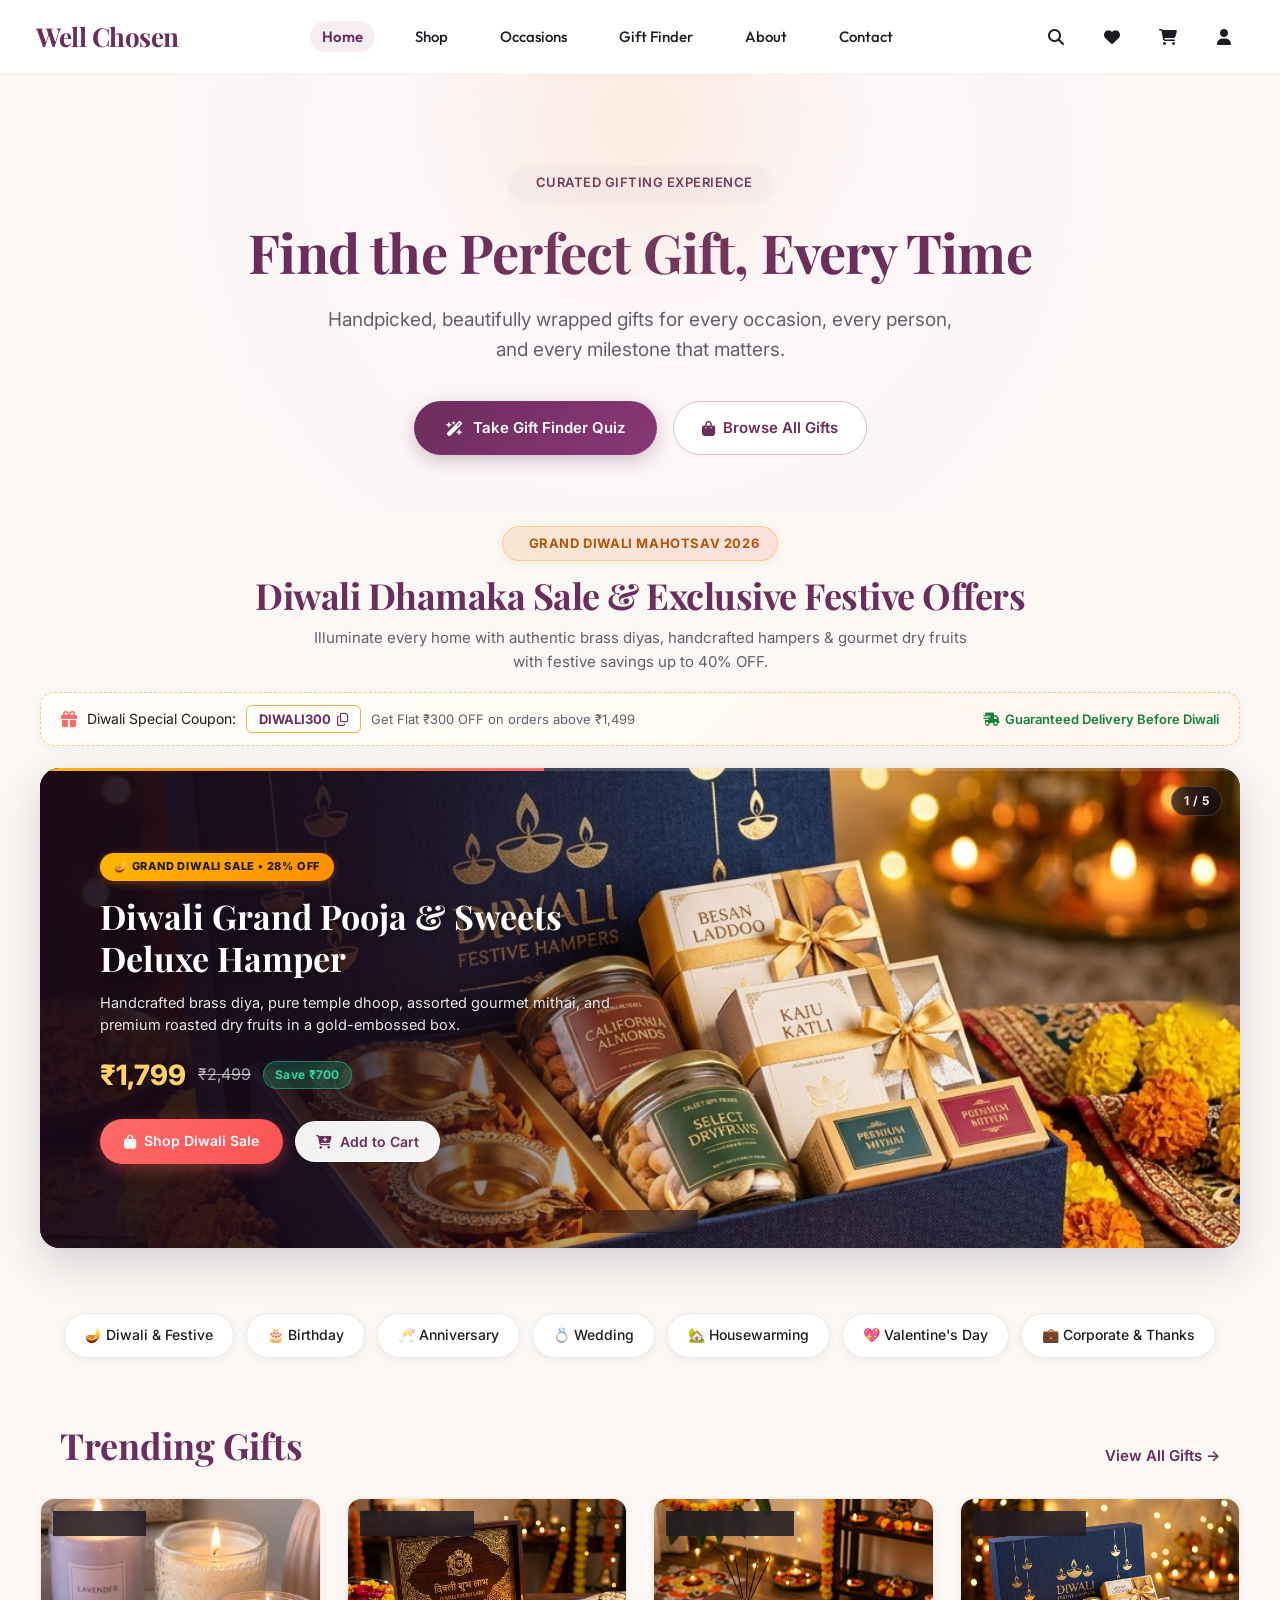
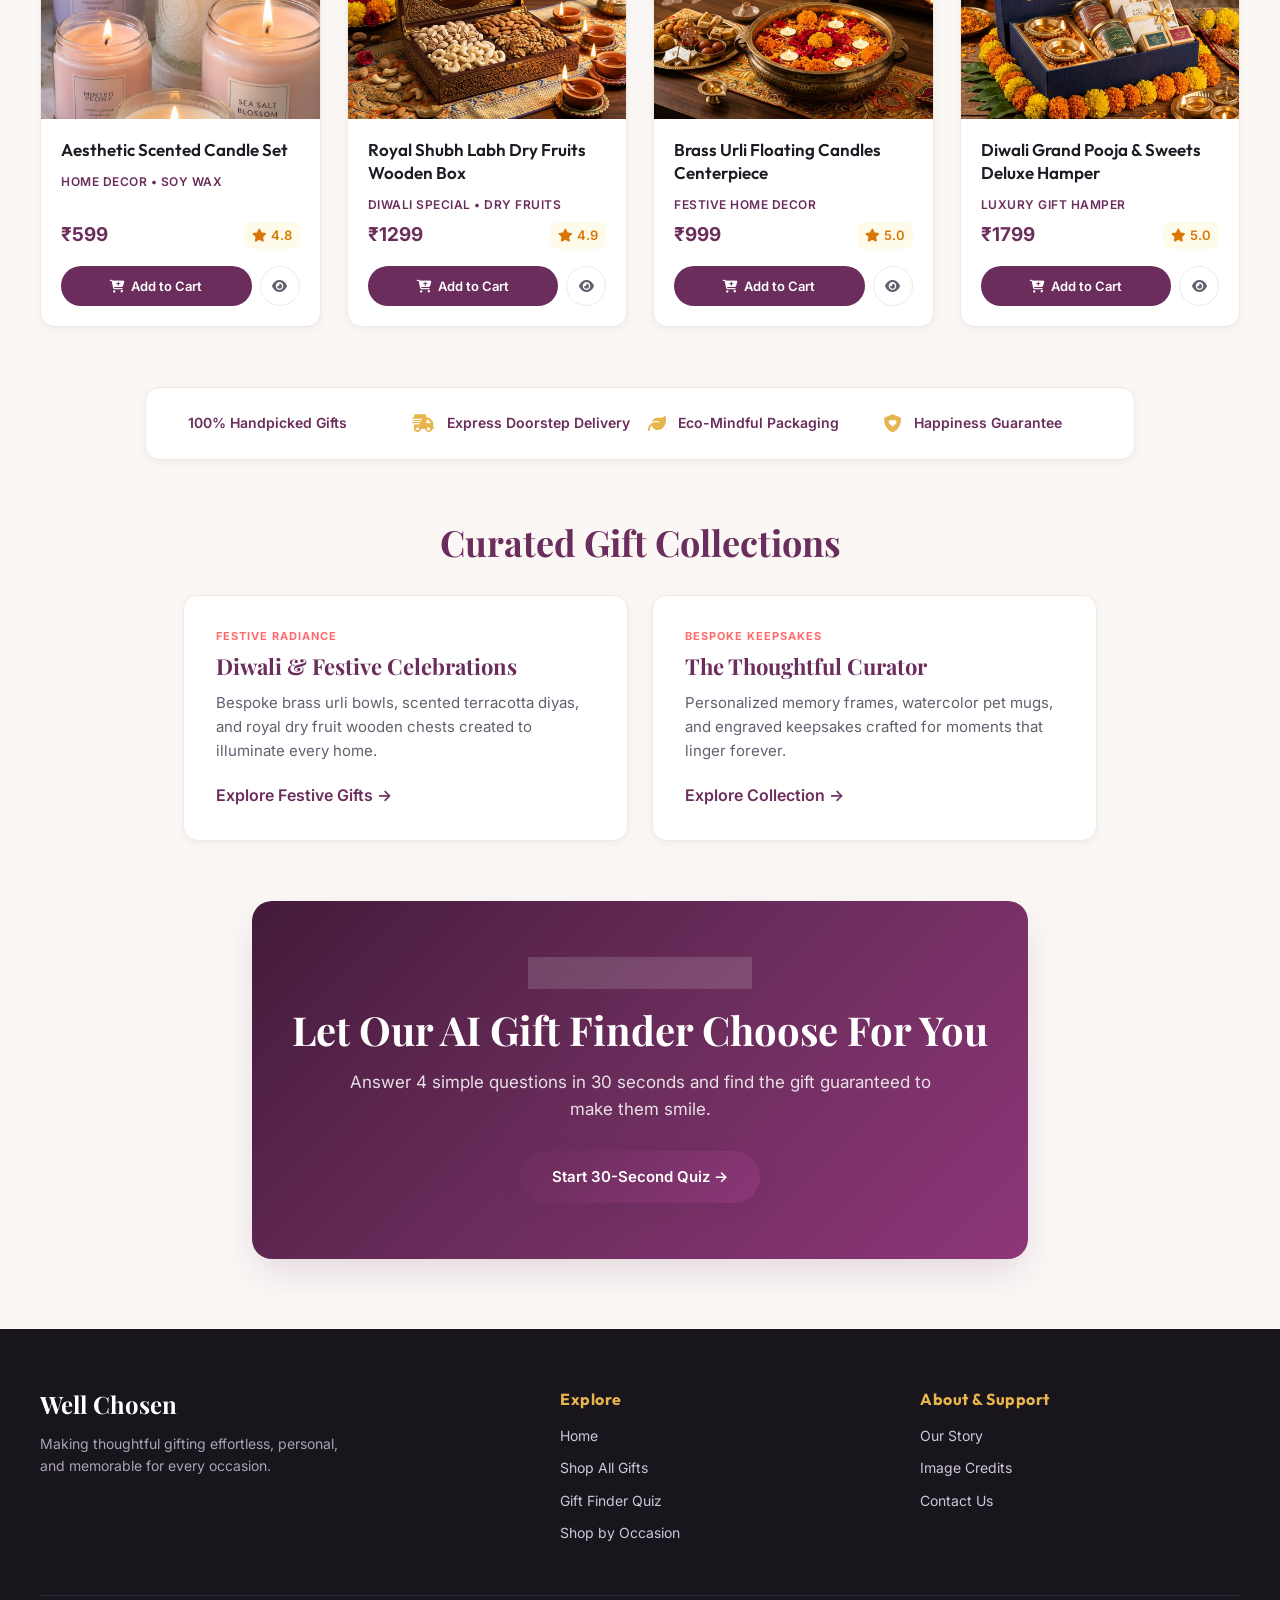
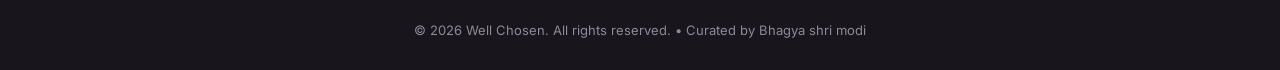
<file: index.html>
<!DOCTYPE html>
<html lang="en">
<head>
  <meta charset="UTF-8">
  <meta name="viewport" content="width=device-width, initial-scale=1.0">
  <title>Well Chosen - Thoughtful Curated Gifts for Every Moment</title>
  <meta name="description" content="Discover handpicked, personalized gifts for Diwali, birthdays, anniversaries, weddings, festivals, and every milestone that matters. Curated with love.">
  <link rel="preconnect" href="https://fonts.googleapis.com">
  <link rel="preconnect" href="https://fonts.gstatic.com" crossorigin>
  <link href="https://fonts.googleapis.com/css2?family=Inter:wght@300;400;500;600;700&family=Playfair+Display:ital,wght@0,600;0,700;1,400&family=Outfit:wght@400;500;600;700&display=swap" rel="stylesheet">
  <link rel="stylesheet" href="https://cdnjs.cloudflare.com/ajax/libs/font-awesome/6.5.1/css/all.min.css">
  <link rel="stylesheet" href="style.css">
</head>
<body>

  <!-- Navigation -->
  <nav>
    <a href="index.html" class="logo">Well Chosen</a>
    <ul>
      <li><a href="index.html" class="active">Home</a></li>
      <li><a href="shop.html">Shop</a></li>
      <li><a href="occasions.html">Occasions</a></li>
      <li><a href="giftfinder.html">Gift Finder</a></li>
      <li><a href="about.html">About</a></li>
      <li><a href="contact.html">Contact</a></li>
    </ul>

    <div class="nav-icons">
      <a href="#" id="searchBtn" title="Search Gifts"><i class="fa-solid fa-magnifying-glass"></i></a>
      <a href="#" id="wishlistBtn" title="Saved Wishlist"><i class="fa-solid fa-heart"></i></a>
      <a href="#" id="cartBtn" title="Shopping Cart"><i class="fa-solid fa-cart-shopping"></i></a>
      <a href="#" id="authBtn" title="Account / Sign In"><i class="fa-solid fa-user"></i></a>
    </div>

    <button class="hamburger" aria-label="Toggle navigation">
      <i class="fa-solid fa-bars"></i>
    </button>
  </nav>

  <!-- Hero Section -->
  <header class="hero">
    <div class="hero-pill"><i class="fa-solid fa-sparkles"></i> Curated Gifting Experience</div>
    <h1>Find the Perfect Gift, Every Time</h1>
    <p>Handpicked, beautifully wrapped gifts for every occasion, every person, and every milestone that matters.</p>
    <div class="hero-actions">
      <a href="giftfinder.html" class="hero-btn">
        <i class="fa-solid fa-wand-magic-sparkles"></i> Take Gift Finder Quiz
      </a>
      <a href="shop.html" class="hero-secondary-btn">
        <i class="fa-solid fa-bag-shopping"></i> Browse All Gifts
      </a>
    </div>
  </header>

  <!-- Diwali Festive Sale & Exclusive Offers Image Slider -->
  <section class="diwali-slider-section" aria-label="Diwali Festive Sale and Special Offers">
    <div class="diwali-slider-header">
      <div class="diwali-badge-pill">
        <i class="fa-solid fa-sparkles"></i> Grand Diwali Mahotsav 2026
      </div>
      <h2>Diwali Dhamaka Sale & Exclusive Festive Offers</h2>
      <p>Illuminate every home with authentic brass diyas, handcrafted hampers & gourmet dry fruits with festive savings up to 40% OFF.</p>
      
      <!-- Interactive Coupon Bar -->
      <div class="festive-coupon-strip">
        <div class="coupon-left">
          <i class="fa-solid fa-gift"></i>
          <span>Diwali Special Coupon:</span>
          <span class="coupon-code-pill" onclick="copyCoupon('DIWALI300')" title="Click to copy coupon code">
            <strong>DIWALI300</strong> <i class="fa-regular fa-copy"></i>
          </span>
          <span class="coupon-desc">Get Flat ₹300 OFF on orders above ₹1,499</span>
        </div>
        <div class="coupon-right">
          <span class="offer-delivery"><i class="fa-solid fa-truck-fast"></i> Guaranteed Delivery Before Diwali</span>
        </div>
      </div>
    </div>

    <div class="slider-container">
      <div class="slider" id="homeSlider">
        <!-- Slide 1: Grand Diwali Pooja & Sweets Hamper -->
        <div class="slide active">
          <img src="images/diwali-brass-diya-pooja-box.jpg" alt="Diwali Grand Pooja & Sweets Deluxe Hamper" loading="eager">
          <div class="slide-caption">
            <span class="slide-tag">🪔 Grand Diwali Sale • 28% OFF</span>
            <h3>Diwali Grand Pooja & Sweets Deluxe Hamper</h3>
            <p>Handcrafted brass diya, pure temple dhoop, assorted gourmet mithai, and premium roasted dry fruits in a gold-embossed box.</p>
            <div class="slide-offer-pricing">
              <span class="slide-deal-price">₹1,799</span>
              <span class="slide-original-price">₹2,499</span>
              <span class="slide-save-pill">Save ₹700</span>
            </div>
            <div class="slide-actions-row">
              <a href="shop.html?occasion=diwali" class="slide-btn">
                <i class="fa-solid fa-bag-shopping"></i> Shop Diwali Sale
              </a>
              <button class="slide-secondary-btn" onclick="addToCart(18)">
                <i class="fa-solid fa-cart-plus"></i> Add to Cart
              </button>
            </div>
          </div>
        </div>

        <!-- Slide 2: Royal Shubh Labh Dry Fruits Wooden Chest -->
        <div class="slide">
          <img src="images/diwali-dry-fruits-wooden-box.jpg" alt="Royal Shubh Labh Dry Fruits Wooden Chest" loading="lazy">
          <div class="slide-caption">
            <span class="slide-tag">⭐ Bestseller Offer • Save ₹400</span>
            <h3>Royal Shubh Labh Dry Fruits Wooden Box</h3>
            <p>Intricately hand-carved Sheesham wooden chest loaded with jumbo cashew nuts, California almonds, pistachios & complimentary silver coin.</p>
            <div class="slide-offer-pricing">
              <span class="slide-deal-price">₹1,299</span>
              <span class="slide-original-price">₹1,699</span>
              <span class="slide-save-pill">Save ₹400</span>
            </div>
            <div class="slide-actions-row">
              <a href="shop.html?occasion=diwali" class="slide-btn">
                <i class="fa-solid fa-bag-shopping"></i> Claim Festive Deal
              </a>
              <button class="slide-secondary-btn" onclick="addToCart(7)">
                <i class="fa-solid fa-cart-plus"></i> Add to Cart
              </button>
            </div>
          </div>
        </div>

        <!-- Slide 3: Brass Urli Floating Candles Centerpiece -->
        <div class="slide">
          <img src="images/diwali-floating-candles-urli.jpg" alt="Brass Urli Floating Candles Centerpiece" loading="lazy">
          <div class="slide-caption">
            <span class="slide-tag">✨ Festive Home Decor • Flat 29% OFF</span>
            <h3>Aesthetic Brass Urli Floating Candles Centerpiece</h3>
            <p>Hand-hammered traditional brass urli bowl paired with scented floating candles and natural marigold blooms for your festive entryway.</p>
            <div class="slide-offer-pricing">
              <span class="slide-deal-price">₹999</span>
              <span class="slide-original-price">₹1,399</span>
              <span class="slide-save-pill">Save ₹400</span>
            </div>
            <div class="slide-actions-row">
              <a href="shop.html?occasion=diwali" class="slide-btn">
                <i class="fa-solid fa-bag-shopping"></i> Shop Festive Decor
              </a>
              <button class="slide-secondary-btn" onclick="addToCart(16)">
                <i class="fa-solid fa-cart-plus"></i> Add to Cart
              </button>
            </div>
          </div>
        </div>

        <!-- Slide 4: Hand-Painted Terracotta Diya Gift Sets -->
        <div class="slide">
          <img src="images/diwali-scented-diyas-gift-box.jpg" alt="Handcrafted Scented Terracotta Diyas" loading="lazy">
          <div class="slide-caption">
            <span class="slide-tag">🪔 Artisan Special • Under ₹500</span>
            <h3>Hand-Painted Terracotta Diya Gift Set</h3>
            <p>Eco-friendly earthen diyas hand-crafted by indigenous potters with organic soy wax and calming temple sandalwood fragrance.</p>
            <div class="slide-offer-pricing">
              <span class="slide-deal-price">₹499</span>
              <span class="slide-original-price">₹699</span>
              <span class="slide-save-pill">Buy 2 Get 1 Free</span>
            </div>
            <div class="slide-actions-row">
              <a href="shop.html?occasion=diwali" class="slide-btn">
                <i class="fa-solid fa-bag-shopping"></i> Explore Diya Combos
              </a>
              <button class="slide-secondary-btn" onclick="addToCart(17)">
                <i class="fa-solid fa-cart-plus"></i> Add to Cart
              </button>
            </div>
          </div>
        </div>

        <!-- Slide 5: Premium Festive Celebration Hamper -->
        <div class="slide">
          <img src="images/diwali-hamper.jpg" alt="Festive Celebration Hamper" loading="lazy">
          <div class="slide-caption">
            <span class="slide-tag">🎁 Family & Corporate • 25% OFF</span>
            <h3>Premium Festive Celebration Hamper</h3>
            <p>California almonds, roasted salted cashews, handcrafted brass diya pair, pure organic forest honey, and custom greeting calligraphy.</p>
            <div class="slide-offer-pricing">
              <span class="slide-deal-price">₹1,499</span>
              <span class="slide-original-price">₹1,999</span>
              <span class="slide-save-pill">Free Greeting Card</span>
            </div>
            <div class="slide-actions-row">
              <a href="shop.html?occasion=diwali" class="slide-btn">
                <i class="fa-solid fa-bag-shopping"></i> Order Festive Hamper
              </a>
              <button class="slide-secondary-btn" onclick="addToCart(2)">
                <i class="fa-solid fa-cart-plus"></i> Add to Cart
              </button>
            </div>
          </div>
        </div>

        <!-- Navigation Arrows -->
        <button class="slider-btn prev" onclick="prevSlide()" aria-label="Previous Diwali Offer Slide">
          <i class="fa-solid fa-chevron-left"></i>
        </button>
        <button class="slider-btn next" onclick="nextSlide()" aria-label="Next Diwali Offer Slide">
          <i class="fa-solid fa-chevron-right"></i>
        </button>

        <!-- Slider Counter & Indicators -->
        <div class="slider-counter" id="slideCounter">1 / 5</div>
        <div class="slider-dots" id="sliderDots" aria-label="Slide navigation dots"></div>
        <div class="slider-progress-bar"><div class="slider-progress-fill" id="sliderProgress"></div></div>
      </div>
    </div>
  </section>

  <!-- Quick Occasion Chips -->
  <section class="occasions" aria-label="Occasions filter chips">
    <a href="shop.html?occasion=diwali" class="chip">🪔 Diwali & Festive</a>
    <a href="shop.html?occasion=birthday" class="chip">🎂 Birthday</a>
    <a href="shop.html?occasion=anniversary" class="chip">🥂 Anniversary</a>
    <a href="shop.html?occasion=wedding" class="chip">💍 Wedding</a>
    <a href="shop.html?occasion=housewarming" class="chip">🏡 Housewarming</a>
    <a href="shop.html?occasion=valentine" class="chip">💖 Valentine's Day</a>
    <a href="shop.html?occasion=corporate" class="chip">💼 Corporate & Thanks</a>
  </section>

  <!-- Trending Products Section -->
  <section class="products" aria-label="Trending gifts">
    <div class="trending-section">
      <div class="section-title-wrap">
        <h2>Trending Gifts</h2>
        <a href="shop.html" class="view-all-link">View All Gifts →</a>
      </div>
      
      <div class="product-grid">
        <!-- Card 1: Candles -->
        <div class="product-card">
          <div class="card-img-wrap" onclick="openProductQuickView(1)">
            <img src="images/aesthetic-scented-candles.jpg" alt="Aesthetic Scented Candle Set">
            <span class="product-badge-corner">Bestseller</span>
          </div>
          <div class="card-details">
            <h3>Aesthetic Scented Candle Set</h3>
            <p class="category">Home Decor • Soy Wax</p>
            <div class="price-rating-row">
              <span class="price">₹599</span>
              <span class="rating"><i class="fa-solid fa-star"></i> 4.8</span>
            </div>
            <div class="card-action-btns">
              <button class="buy-btn" onclick="addToCart(1)">
                <i class="fa-solid fa-cart-plus"></i> Add to Cart
              </button>
              <button class="quick-view-btn" onclick="openProductQuickView(1)" title="Quick View">
                <i class="fa-solid fa-eye"></i>
              </button>
            </div>
          </div>
        </div>

        <!-- Card 2: Royal Shubh Labh Dry Fruits Wooden Box -->
        <div class="product-card">
          <div class="card-img-wrap" onclick="openProductQuickView(7)">
            <img src="images/diwali-dry-fruits-wooden-box.jpg" alt="Royal Shubh Labh Dry Fruits Wooden Box">
            <span class="product-badge-corner">Diwali Special</span>
          </div>
          <div class="card-details">
            <h3>Royal Shubh Labh Dry Fruits Wooden Box</h3>
            <p class="category">Diwali Special • Dry Fruits</p>
            <div class="price-rating-row">
              <span class="price">₹1299</span>
              <span class="rating"><i class="fa-solid fa-star"></i> 4.9</span>
            </div>
            <div class="card-action-btns">
              <button class="buy-btn" onclick="addToCart(7)">
                <i class="fa-solid fa-cart-plus"></i> Add to Cart
              </button>
              <button class="quick-view-btn" onclick="openProductQuickView(7)" title="Quick View">
                <i class="fa-solid fa-eye"></i>
              </button>
            </div>
          </div>
        </div>

        <!-- Card 3: Brass Urli Floating Candles Centerpiece -->
        <div class="product-card">
          <div class="card-img-wrap" onclick="openProductQuickView(16)">
            <img src="images/diwali-floating-candles-urli.jpg" alt="Brass Urli Floating Candles Centerpiece">
            <span class="product-badge-corner">Festive Favorite</span>
          </div>
          <div class="card-details">
            <h3>Brass Urli Floating Candles Centerpiece</h3>
            <p class="category">Festive Home Decor</p>
            <div class="price-rating-row">
              <span class="price">₹999</span>
              <span class="rating"><i class="fa-solid fa-star"></i> 5.0</span>
            </div>
            <div class="card-action-btns">
              <button class="buy-btn" onclick="addToCart(16)">
                <i class="fa-solid fa-cart-plus"></i> Add to Cart
              </button>
              <button class="quick-view-btn" onclick="openProductQuickView(16)" title="Quick View">
                <i class="fa-solid fa-eye"></i>
              </button>
            </div>
          </div>
        </div>

        <!-- Card 4: Diwali Grand Pooja & Sweets Deluxe Hamper -->
        <div class="product-card">
          <div class="card-img-wrap" onclick="openProductQuickView(18)">
            <img src="images/diwali-brass-diya-pooja-box.jpg" alt="Diwali Grand Pooja & Sweets Deluxe Hamper">
            <span class="product-badge-corner">Grand Festive</span>
          </div>
          <div class="card-details">
            <h3>Diwali Grand Pooja & Sweets Deluxe Hamper</h3>
            <p class="category">Luxury Gift Hamper</p>
            <div class="price-rating-row">
              <span class="price">₹1799</span>
              <span class="rating"><i class="fa-solid fa-star"></i> 5.0</span>
            </div>
            <div class="card-action-btns">
              <button class="buy-btn" onclick="addToCart(18)">
                <i class="fa-solid fa-cart-plus"></i> Add to Cart
              </button>
              <button class="quick-view-btn" onclick="openProductQuickView(18)" title="Quick View">
                <i class="fa-solid fa-eye"></i>
              </button>
            </div>
          </div>
        </div>
      </div>
    </div>
  </section>

  <!-- Trust Badges -->
  <section class="trust-badges" aria-label="Guarantees">
    <div class="badge-box"><i class="fa-solid fa-sparkles"></i> 100% Handpicked Gifts</div>
    <div class="badge-box"><i class="fa-solid fa-truck-fast"></i> Express Doorstep Delivery</div>
    <div class="badge-box"><i class="fa-solid fa-leaf"></i> Eco-Mindful Packaging</div>
    <div class="badge-box"><i class="fa-solid fa-shield-heart"></i> Happiness Guarantee</div>
  </section>

  <!-- Stories & Collections -->
  <section class="stories-section">
    <h2>Curated Gift Collections</h2>
    <div class="stories-grid">
      <div class="story-card">
        <span class="story-tag">Festive Radiance</span>
        <h3>Diwali & Festive Celebrations</h3>
        <p>Bespoke brass urli bowls, scented terracotta diyas, and royal dry fruit wooden chests created to illuminate every home.</p>
        <a href="shop.html?occasion=diwali" class="story-link">Explore Festive Gifts →</a>
      </div>
      <div class="story-card">
        <span class="story-tag">Bespoke Keepsakes</span>
        <h3>The Thoughtful Curator</h3>
        <p>Personalized memory frames, watercolor pet mugs, and engraved keepsakes crafted for moments that linger forever.</p>
        <a href="shop.html?category=personalized" class="story-link">Explore Collection →</a>
      </div>
    </div>
  </section>

  <!-- Interactive Quiz Callout Banner -->
  <section class="quiz-cta-banner">
    <div class="quiz-cta-content">
      <span class="quiz-cta-pill"><i class="fa-solid fa-wand-magic-sparkles"></i> Not Sure What to Pick?</span>
      <h2>Let Our AI Gift Finder Choose For You</h2>
      <p>Answer 4 simple questions in 30 seconds and find the gift guaranteed to make them smile.</p>
      <a href="giftfinder.html" class="hero-btn">Start 30-Second Quiz →</a>
    </div>
  </section>

  <!-- Footer -->
  <footer>
    <div class="footer-container">
      <div class="footer-col">
        <h3>Well Chosen</h3>
        <p>Making thoughtful gifting effortless, personal, and memorable for every occasion.</p>
      </div>
      <div class="footer-col">
        <h4>Explore</h4>
        <a href="index.html">Home</a>
        <a href="shop.html">Shop All Gifts</a>
        <a href="giftfinder.html">Gift Finder Quiz</a>
        <a href="occasions.html">Shop by Occasion</a>
      </div>
      <div class="footer-col">
        <h4>About & Support</h4>
        <a href="about.html">Our Story</a>
        <a href="about.html#credits">Image Credits</a>
        <a href="contact.html">Contact Us</a>
      </div>
    </div>
    <p class="footer-bottom">&copy; 2026 Well Chosen. All rights reserved. • Curated by Bhagya shri modi</p>
  </footer>

  <!-- Scripts -->
  <script src="js/products.js"></script>
  <script src="js/app.js"></script>
</body>
</html>
</file>
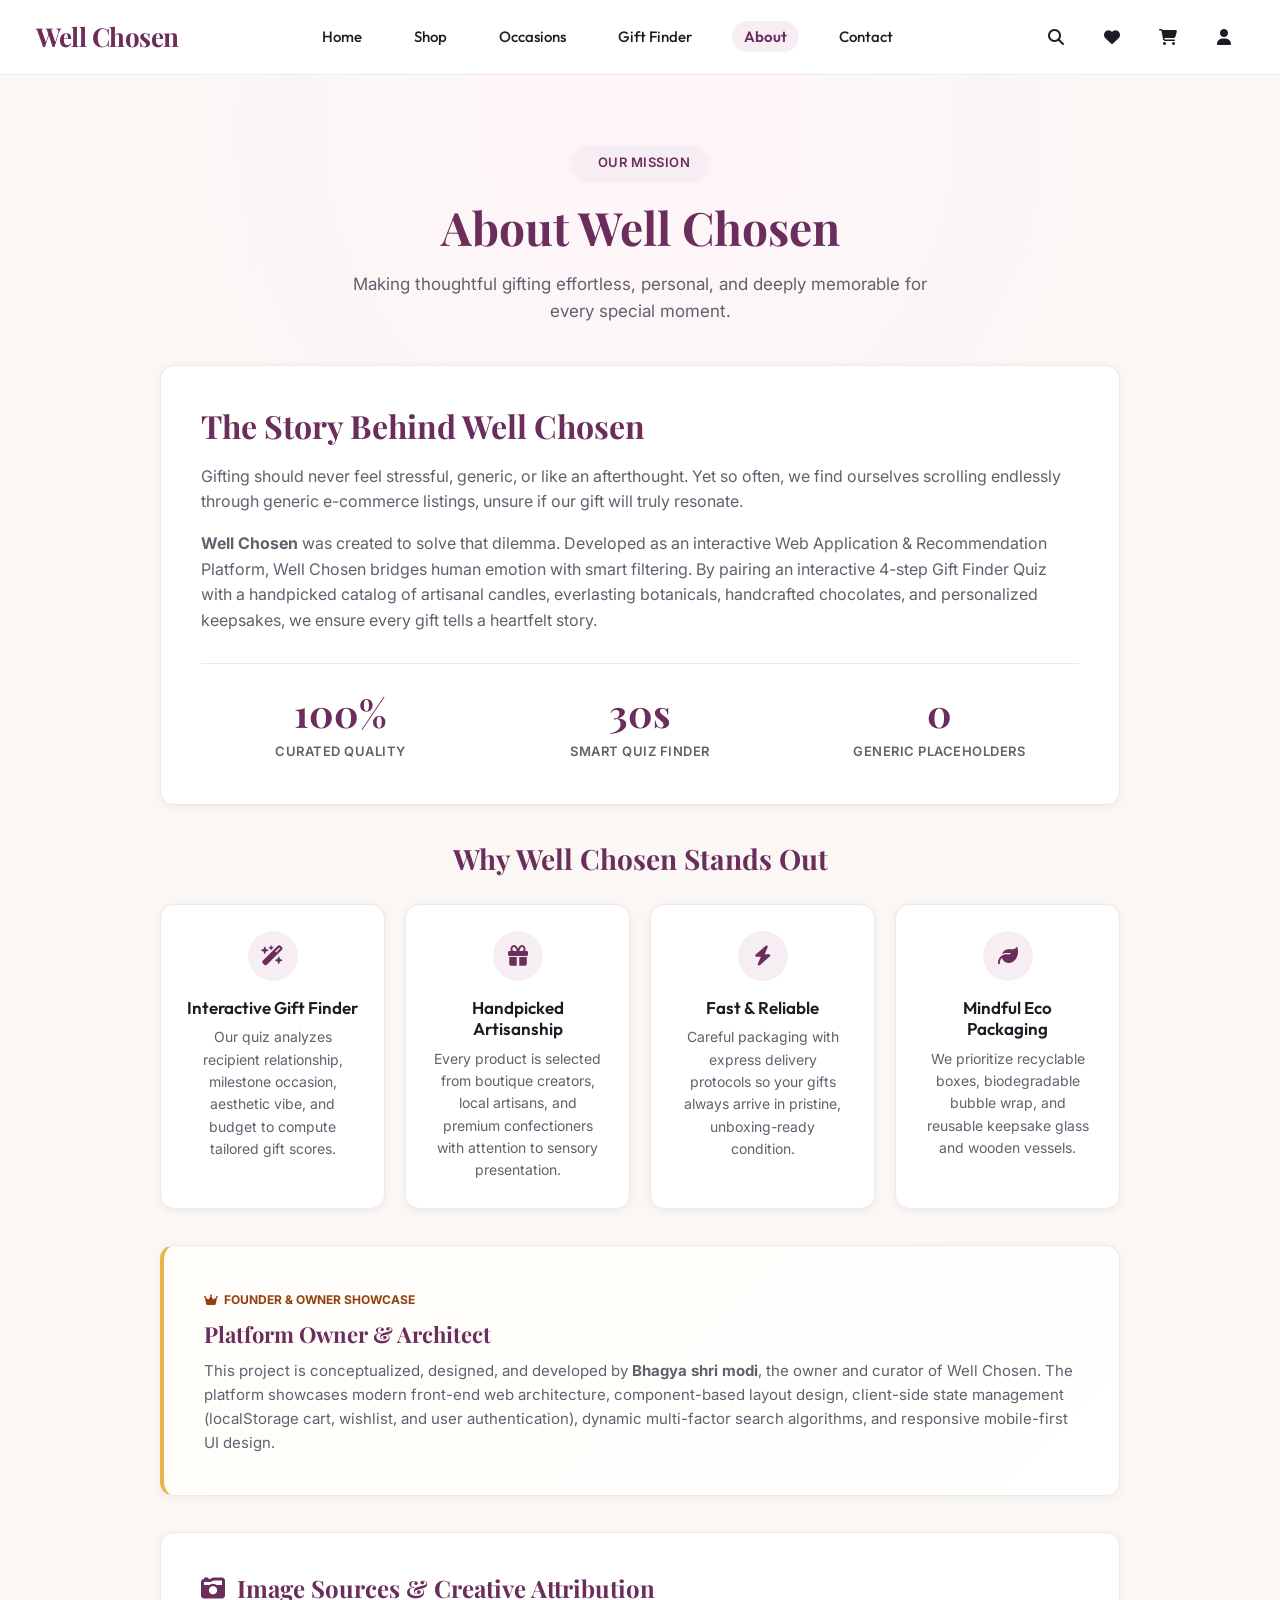
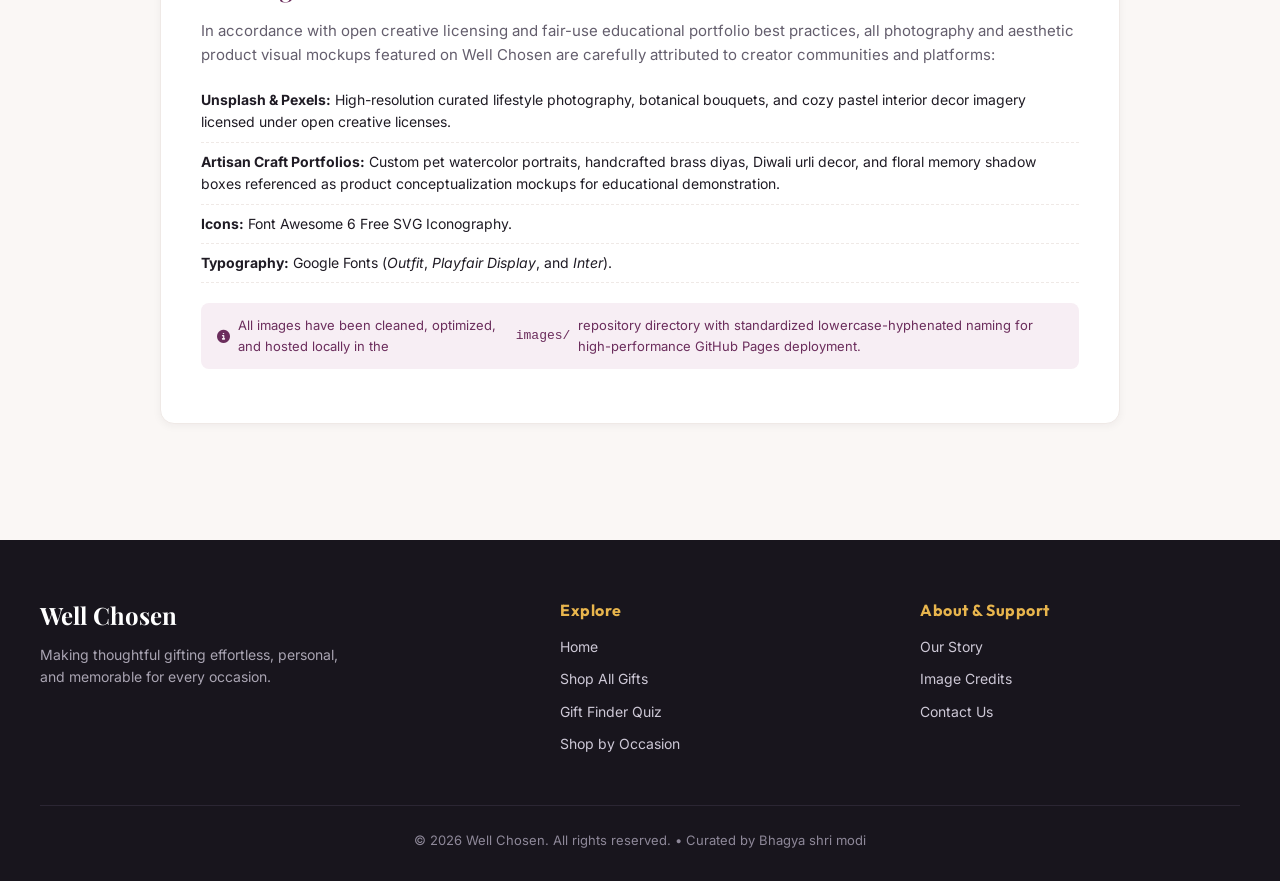
<file: about.html>
<!DOCTYPE html>
<html lang="en">
<head>
  <meta charset="UTF-8">
  <meta name="viewport" content="width=device-width, initial-scale=1.0">
  <title>About Us - Well Chosen</title>
  <meta name="description" content="Learn about the philosophy behind Well Chosen — making thoughtful gifting effortless, personal, and memorable for every celebration.">
  <link rel="preconnect" href="https://fonts.googleapis.com">
  <link rel="preconnect" href="https://fonts.gstatic.com" crossorigin>
  <link href="https://fonts.googleapis.com/css2?family=Inter:wght@300;400;500;600;700&family=Playfair+Display:ital,wght@0,600;0,700;1,400&family=Outfit:wght@400;500;600;700&display=swap" rel="stylesheet">
  <link rel="stylesheet" href="https://cdnjs.cloudflare.com/ajax/libs/font-awesome/6.5.1/css/all.min.css">
  <link rel="stylesheet" href="style.css">
</head>
<body>

  <!-- Navigation -->
  <nav>
    <a href="index.html" class="logo">Well Chosen</a>
    <ul>
      <li><a href="index.html">Home</a></li>
      <li><a href="shop.html">Shop</a></li>
      <li><a href="occasions.html">Occasions</a></li>
      <li><a href="giftfinder.html">Gift Finder</a></li>
      <li><a href="about.html" class="active">About</a></li>
      <li><a href="contact.html">Contact</a></li>
    </ul>

    <div class="nav-icons">
      <a href="#" id="searchBtn" title="Search Gifts"><i class="fa-solid fa-magnifying-glass"></i></a>
      <a href="#" id="wishlistBtn" title="Saved Wishlist"><i class="fa-solid fa-heart"></i></a>
      <a href="#" id="cartBtn" title="Shopping Cart"><i class="fa-solid fa-cart-shopping"></i></a>
      <a href="#" id="authBtn" title="Account / Sign In"><i class="fa-solid fa-user"></i></a>
    </div>

    <button class="hamburger" aria-label="Toggle navigation">
      <i class="fa-solid fa-bars"></i>
    </button>
  </nav>

  <!-- About Hero -->
  <header class="about-hero">
    <div class="about-hero-badge"><i class="fa-solid fa-sparkles"></i> Our Mission</div>
    <h1>About Well Chosen</h1>
    <p class="about-sub">Making thoughtful gifting effortless, personal, and deeply memorable for every special moment.</p>
  </header>

  <!-- Story Section -->
  <main class="about-main">
    <section class="about-story-card">
      <div class="story-text">
        <h2>The Story Behind Well Chosen</h2>
        <p>Gifting should never feel stressful, generic, or like an afterthought. Yet so often, we find ourselves scrolling endlessly through generic e-commerce listings, unsure if our gift will truly resonate.</p>
        <p><strong>Well Chosen</strong> was created to solve that dilemma. Developed as an interactive Web Application & Recommendation Platform, Well Chosen bridges human emotion with smart filtering. By pairing an interactive 4-step Gift Finder Quiz with a handpicked catalog of artisanal candles, everlasting botanicals, handcrafted chocolates, and personalized keepsakes, we ensure every gift tells a heartfelt story.</p>
      </div>
      <div class="story-highlight">
        <div class="stat-box">
          <span class="stat-number">100%</span>
          <span class="stat-label">Curated Quality</span>
        </div>
        <div class="stat-box">
          <span class="stat-number">30s</span>
          <span class="stat-label">Smart Quiz Finder</span>
        </div>
        <div class="stat-box">
          <span class="stat-number">0</span>
          <span class="stat-label">Generic Placeholders</span>
        </div>
      </div>
    </section>

    <!-- Why Choose Us -->
    <section class="about-values-section">
      <h2 class="why-title">Why Well Chosen Stands Out</h2>
      <div class="values-grid">
        <div class="value-card">
          <div class="value-icon"><i class="fa-solid fa-wand-magic-sparkles"></i></div>
          <h3>Interactive Gift Finder</h3>
          <p>Our quiz analyzes recipient relationship, milestone occasion, aesthetic vibe, and budget to compute tailored gift scores.</p>
        </div>
        <div class="value-card">
          <div class="value-icon"><i class="fa-solid fa-gift"></i></div>
          <h3>Handpicked Artisanship</h3>
          <p>Every product is selected from boutique creators, local artisans, and premium confectioners with attention to sensory presentation.</p>
        </div>
        <div class="value-card">
          <div class="value-icon"><i class="fa-solid fa-bolt"></i></div>
          <h3>Fast & Reliable</h3>
          <p>Careful packaging with express delivery protocols so your gifts always arrive in pristine, unboxing-ready condition.</p>
        </div>
        <div class="value-card">
          <div class="value-icon"><i class="fa-solid fa-leaf"></i></div>
          <h3>Mindful Eco Packaging</h3>
          <p>We prioritize recyclable boxes, biodegradable bubble wrap, and reusable keepsake glass and wooden vessels.</p>
        </div>
      </div>
    </section>

    <!-- Academic & Industrial Training Credits -->
    <section class="training-project-card">
      <div class="training-badge"><i class="fa-solid fa-crown"></i> Founder & Owner Showcase</div>
      <h3>Platform Owner & Architect</h3>
      <p>This project is conceptualized, designed, and developed by <strong>Bhagya shri modi</strong>, the owner and curator of Well Chosen. The platform showcases modern front-end web architecture, component-based layout design, client-side state management (localStorage cart, wishlist, and user authentication), dynamic multi-factor search algorithms, and responsive mobile-first UI design.</p>
    </section>

    <!-- Image Sources & Creative Attribution Section -->
    <section id="credits" class="credits-card">
      <div class="credits-header">
        <i class="fa-solid fa-camera-retro"></i>
        <h2>Image Sources & Creative Attribution</h2>
      </div>
      <p>In accordance with open creative licensing and fair-use educational portfolio best practices, all photography and aesthetic product visual mockups featured on Well Chosen are carefully attributed to creator communities and platforms:</p>
      <ul class="credits-list">
        <li><strong>Unsplash & Pexels:</strong> High-resolution curated lifestyle photography, botanical bouquets, and cozy pastel interior decor imagery licensed under open creative licenses.</li>
        <li><strong>Artisan Craft Portfolios:</strong> Custom pet watercolor portraits, handcrafted brass diyas, Diwali urli decor, and floral memory shadow boxes referenced as product conceptualization mockups for educational demonstration.</li>
        <li><strong>Icons:</strong> Font Awesome 6 Free SVG Iconography.</li>
        <li><strong>Typography:</strong> Google Fonts (<cite>Outfit</cite>, <cite>Playfair Display</cite>, and <cite>Inter</cite>).</li>
      </ul>
      <p class="credits-note"><i class="fa-solid fa-circle-info"></i> All images have been cleaned, optimized, and hosted locally in the <code>images/</code> repository directory with standardized lowercase-hyphenated naming for high-performance GitHub Pages deployment.</p>
    </section>
  </main>

  <!-- Footer -->
  <footer>
    <div class="footer-container">
      <div class="footer-col">
        <h3>Well Chosen</h3>
        <p>Making thoughtful gifting effortless, personal, and memorable for every occasion.</p>
      </div>
      <div class="footer-col">
        <h4>Explore</h4>
        <a href="index.html">Home</a>
        <a href="shop.html">Shop All Gifts</a>
        <a href="giftfinder.html">Gift Finder Quiz</a>
        <a href="occasions.html">Shop by Occasion</a>
      </div>
      <div class="footer-col">
        <h4>About & Support</h4>
        <a href="about.html">Our Story</a>
        <a href="about.html#credits">Image Credits</a>
        <a href="contact.html">Contact Us</a>
      </div>
    </div>
    <p class="footer-bottom">&copy; 2026 Well Chosen. All rights reserved. • Curated by Bhagya shri modi</p>
  </footer>

  <!-- Scripts -->
  <script src="js/products.js"></script>
  <script src="js/app.js"></script>
</body>
</html>
</file>
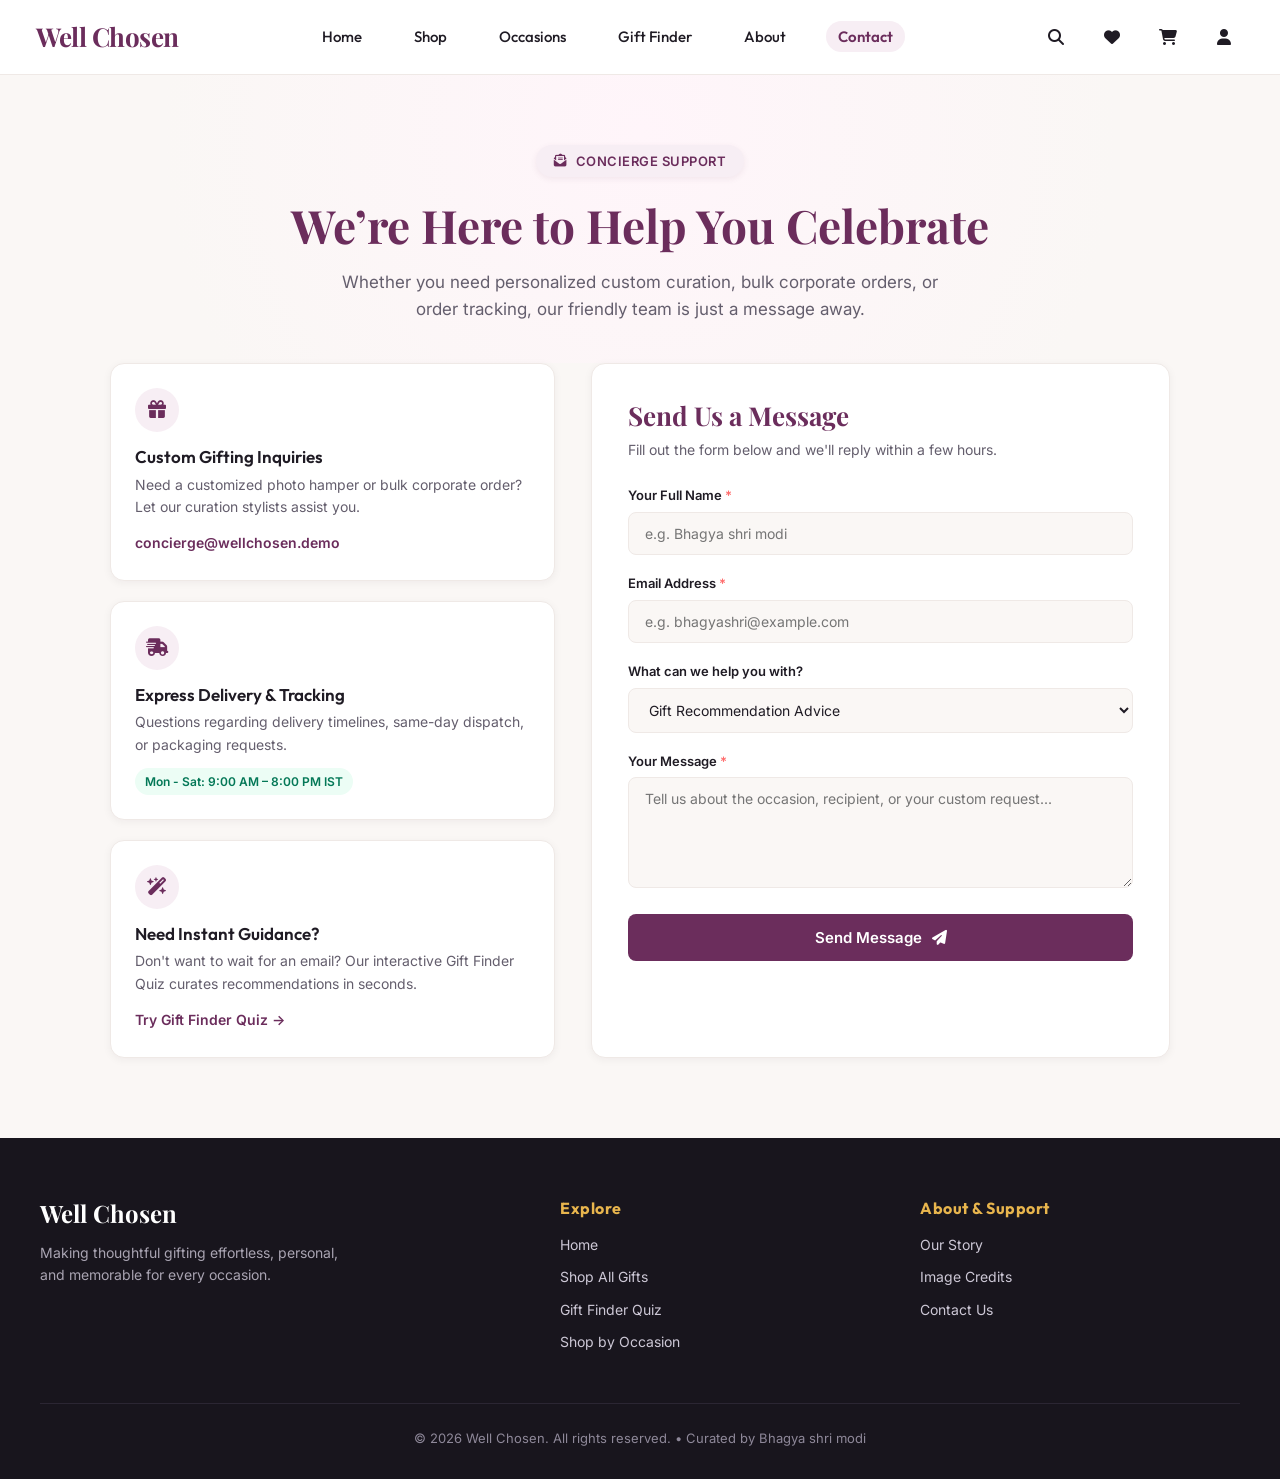
<file: contact.html>
<!DOCTYPE html>
<html lang="en">
<head>
  <meta charset="UTF-8">
  <meta name="viewport" content="width=device-width, initial-scale=1.0">
  <title>Contact Us - Well Chosen</title>
  <meta name="description" content="Have questions about custom gifting, express deliveries, or bulk corporate hampers? Get in touch with the Well Chosen concierge team.">
  <link rel="preconnect" href="https://fonts.googleapis.com">
  <link rel="preconnect" href="https://fonts.gstatic.com" crossorigin>
  <link href="https://fonts.googleapis.com/css2?family=Inter:wght@300;400;500;600;700&family=Playfair+Display:ital,wght@0,600;0,700;1,400&family=Outfit:wght@400;500;600;700&display=swap" rel="stylesheet">
  <link rel="stylesheet" href="https://cdnjs.cloudflare.com/ajax/libs/font-awesome/6.5.1/css/all.min.css">
  <link rel="stylesheet" href="style.css">
</head>
<body>

  <!-- Navigation -->
  <nav>
    <a href="index.html" class="logo">Well Chosen</a>
    <ul>
      <li><a href="index.html">Home</a></li>
      <li><a href="shop.html">Shop</a></li>
      <li><a href="occasions.html">Occasions</a></li>
      <li><a href="giftfinder.html">Gift Finder</a></li>
      <li><a href="about.html">About</a></li>
      <li><a href="contact.html" class="active">Contact</a></li>
    </ul>

    <div class="nav-icons">
      <a href="#" id="searchBtn" title="Search Gifts"><i class="fa-solid fa-magnifying-glass"></i></a>
      <a href="#" id="wishlistBtn" title="Saved Wishlist"><i class="fa-solid fa-heart"></i></a>
      <a href="#" id="cartBtn" title="Shopping Cart"><i class="fa-solid fa-cart-shopping"></i></a>
      <a href="#" id="authBtn" title="Account / Sign In"><i class="fa-solid fa-user"></i></a>
    </div>

    <button class="hamburger" aria-label="Toggle navigation">
      <i class="fa-solid fa-bars"></i>
    </button>
  </nav>

  <!-- Contact Hero -->
  <header class="contact-hero">
    <div class="contact-hero-badge"><i class="fa-solid fa-envelope-open-text"></i> Concierge Support</div>
    <h1>We’re Here to Help You Celebrate</h1>
    <p>Whether you need personalized custom curation, bulk corporate orders, or order tracking, our friendly team is just a message away.</p>
  </header>

  <main class="contact-page-layout">
    <div class="contact-grid">
      <!-- Info Cards Column -->
      <div class="contact-info-col">
        <div class="contact-card">
          <div class="contact-icon"><i class="fa-solid fa-gift"></i></div>
          <h3>Custom Gifting Inquiries</h3>
          <p>Need a customized photo hamper or bulk corporate order? Let our curation stylists assist you.</p>
          <a href="mailto:concierge@wellchosen.demo" class="contact-link">concierge@wellchosen.demo</a>
        </div>

        <div class="contact-card">
          <div class="contact-icon"><i class="fa-solid fa-truck-fast"></i></div>
          <h3>Express Delivery & Tracking</h3>
          <p>Questions regarding delivery timelines, same-day dispatch, or packaging requests.</p>
          <span class="contact-badge-info">Mon - Sat: 9:00 AM – 8:00 PM IST</span>
        </div>

        <div class="contact-card">
          <div class="contact-icon"><i class="fa-solid fa-wand-magic-sparkles"></i></div>
          <h3>Need Instant Guidance?</h3>
          <p>Don't want to wait for an email? Our interactive Gift Finder Quiz curates recommendations in seconds.</p>
          <a href="giftfinder.html" class="contact-quiz-btn">Try Gift Finder Quiz →</a>
        </div>
      </div>

      <!-- Form Column -->
      <div class="contact-form-box">
        <h2>Send Us a Message</h2>
        <p class="form-sub">Fill out the form below and we'll reply within a few hours.</p>

        <form id="contactForm" onsubmit="handleContactSubmit(event)">
          <div class="form-group">
            <label for="userName">Your Full Name <span class="required">*</span></label>
            <input type="text" id="userName" placeholder="e.g. Bhagya shri modi" required>
          </div>

          <div class="form-group">
            <label for="userEmail">Email Address <span class="required">*</span></label>
            <input type="email" id="userEmail" placeholder="e.g. bhagyashri@example.com" required>
          </div>

          <div class="form-group">
            <label for="userSubject">What can we help you with?</label>
            <select id="userSubject">
              <option value="recommendation">Gift Recommendation Advice</option>
              <option value="custom">Custom Photo or Hampers</option>
              <option value="corporate">Corporate / Bulk Gifting</option>
              <option value="delivery">Delivery & Order Question</option>
              <option value="feedback">Feedback & Suggestions</option>
            </select>
          </div>

          <div class="form-group">
            <label for="userMessage">Your Message <span class="required">*</span></label>
            <textarea id="userMessage" rows="5" placeholder="Tell us about the occasion, recipient, or your custom request..." required></textarea>
          </div>

          <button type="submit" id="contactSubmitBtn" class="contact-submit-btn">
            <span>Send Message</span> <i class="fa-solid fa-paper-plane"></i>
          </button>
        </form>

        <div id="contactSuccessMsg" class="contact-success-state" style="display: none;">
          <div class="success-icon"><i class="fa-solid fa-circle-check"></i></div>
          <h3>Message Sent Successfully!</h3>
          <p>Thank you for reaching out to Well Chosen. Our gift concierge team will get back to you shortly.</p>
          <button class="primary-modal-btn" onclick="resetContactForm()">Send Another Message</button>
        </div>
      </div>
    </div>
  </main>

  <!-- Footer -->
  <footer>
    <div class="footer-container">
      <div class="footer-col">
        <h3>Well Chosen</h3>
        <p>Making thoughtful gifting effortless, personal, and memorable for every occasion.</p>
      </div>
      <div class="footer-col">
        <h4>Explore</h4>
        <a href="index.html">Home</a>
        <a href="shop.html">Shop All Gifts</a>
        <a href="giftfinder.html">Gift Finder Quiz</a>
        <a href="occasions.html">Shop by Occasion</a>
      </div>
      <div class="footer-col">
        <h4>About & Support</h4>
        <a href="about.html">Our Story</a>
        <a href="about.html#credits">Image Credits</a>
        <a href="contact.html">Contact Us</a>
      </div>
    </div>
    <p class="footer-bottom">&copy; 2026 Well Chosen. All rights reserved. • Curated by Bhagya shri modi</p>
  </footer>

  <script src="js/products.js"></script>
  <script src="js/app.js"></script>
  <script>
    function handleContactSubmit(e) {
      e.preventDefault();
      const form = document.getElementById("contactForm");
      const success = document.getElementById("contactSuccessMsg");
      if (form && success) {
        form.style.display = "none";
        success.style.display = "block";
      }
    }

    function resetContactForm() {
      const form = document.getElementById("contactForm");
      const success = document.getElementById("contactSuccessMsg");
      if (form && success) {
        form.reset();
        form.style.display = "block";
        success.style.display = "none";
      }
    }
  </script>
</body>
</html>
</file>
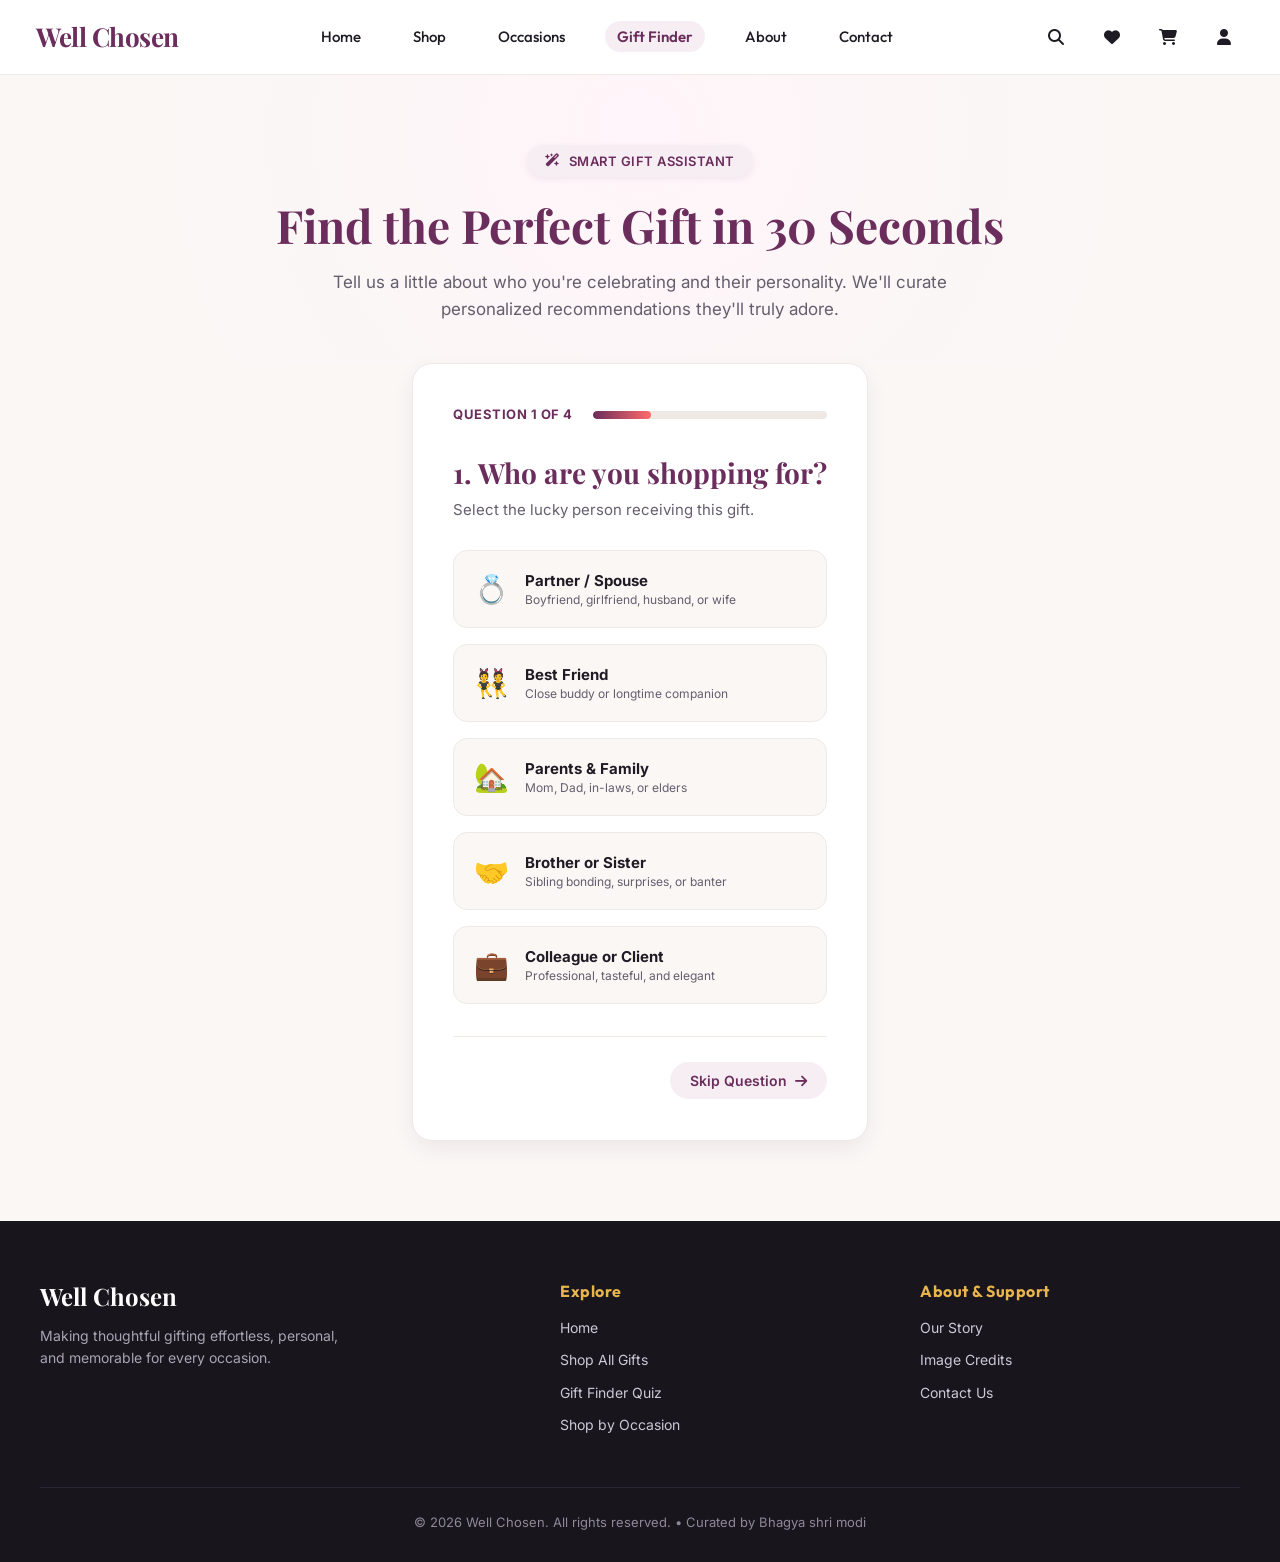
<file: giftfinder.html>
<!DOCTYPE html>
<html lang="en">
<head>
  <meta charset="UTF-8">
  <meta name="viewport" content="width=device-width, initial-scale=1.0">
  <title>Gift Finder Quiz - Well Chosen | Smart Gift Recommendation</title>
  <meta name="description" content="Take our interactive gift finder quiz to get handpicked, personalized gift recommendations for Diwali, birthdays, anniversaries, weddings, and every celebration.">
  <link rel="preconnect" href="https://fonts.googleapis.com">
  <link rel="preconnect" href="https://fonts.gstatic.com" crossorigin>
  <link href="https://fonts.googleapis.com/css2?family=Inter:wght@300;400;500;600;700&family=Playfair+Display:ital,wght@0,600;0,700;1,400&family=Outfit:wght@400;500;600;700&display=swap" rel="stylesheet">
  <link rel="stylesheet" href="https://cdnjs.cloudflare.com/ajax/libs/font-awesome/6.5.1/css/all.min.css">
  <link rel="stylesheet" href="style.css">
</head>
<body>

  <!-- Navigation -->
  <nav>
    <a href="index.html" class="logo">Well Chosen</a>
    <ul>
      <li><a href="index.html">Home</a></li>
      <li><a href="shop.html">Shop</a></li>
      <li><a href="occasions.html">Occasions</a></li>
      <li><a href="giftfinder.html" class="active">Gift Finder</a></li>
      <li><a href="about.html">About</a></li>
      <li><a href="contact.html">Contact</a></li>
    </ul>

    <div class="nav-icons">
      <a href="#" id="searchBtn" title="Search Gifts"><i class="fa-solid fa-magnifying-glass"></i></a>
      <a href="#" id="wishlistBtn" title="Saved Wishlist"><i class="fa-solid fa-heart"></i></a>
      <a href="#" id="cartBtn" title="Shopping Cart"><i class="fa-solid fa-cart-shopping"></i></a>
      <a href="#" id="authBtn" title="Account / Sign In"><i class="fa-solid fa-user"></i></a>
    </div>

    <button class="hamburger" aria-label="Toggle navigation">
      <i class="fa-solid fa-bars"></i>
    </button>
  </nav>

  <!-- Quiz Hero Banner -->
  <header class="quiz-hero">
    <div class="quiz-hero-badge"><i class="fa-solid fa-wand-magic-sparkles"></i> Smart Gift Assistant</div>
    <h1>Find the Perfect Gift in 30 Seconds</h1>
    <p>Tell us a little about who you're celebrating and their personality. We'll curate personalized recommendations they'll truly adore.</p>
  </header>

  <!-- Main Quiz Container -->
  <main class="quiz-wrapper">
    <div id="quizContainer" class="quiz-card-box">
      <!-- Progress Bar -->
      <div class="quiz-header-bar">
        <span id="quizStepNumber" class="step-indicator">Question 1 of 4</span>
        <div class="progress-track">
          <div id="quizProgressBar" class="progress-fill"></div>
        </div>
      </div>

      <!-- Step 1: Recipient -->
      <div class="quiz-step active" data-step="1" data-step-key="recipient">
        <h2 class="question-title">1. Who are you shopping for?</h2>
        <p class="question-subtitle">Select the lucky person receiving this gift.</p>
        <div class="options-grid">
          <button type="button" class="quiz-option" data-value="partner">
            <span class="opt-icon">💍</span>
            <span class="opt-text">
              <strong>Partner / Spouse</strong>
              <small>Boyfriend, girlfriend, husband, or wife</small>
            </span>
          </button>
          <button type="button" class="quiz-option" data-value="friend">
            <span class="opt-icon">👯</span>
            <span class="opt-text">
              <strong>Best Friend</strong>
              <small>Close buddy or longtime companion</small>
            </span>
          </button>
          <button type="button" class="quiz-option" data-value="parents">
            <span class="opt-icon">🏡</span>
            <span class="opt-text">
              <strong>Parents & Family</strong>
              <small>Mom, Dad, in-laws, or elders</small>
            </span>
          </button>
          <button type="button" class="quiz-option" data-value="siblings">
            <span class="opt-icon">🤝</span>
            <span class="opt-text">
              <strong>Brother or Sister</strong>
              <small>Sibling bonding, surprises, or banter</small>
            </span>
          </button>
          <button type="button" class="quiz-option" data-value="colleague">
            <span class="opt-icon">💼</span>
            <span class="opt-text">
              <strong>Colleague or Client</strong>
              <small>Professional, tasteful, and elegant</small>
            </span>
          </button>
        </div>
      </div>

      <!-- Step 2: Occasion -->
      <div class="quiz-step" data-step="2" data-step-key="occasion">
        <h2 class="question-title">2. What is the special occasion?</h2>
        <p class="question-subtitle">Every celebration calls for its own memorable touch.</p>
        <div class="options-grid">
          <button type="button" class="quiz-option" data-value="diwali">
            <span class="opt-icon">🪔</span>
            <span class="opt-text">
              <strong>Diwali & Festive Celebrations</strong>
              <small>Brass diyas, dry fruit boxes & deluxe hampers</small>
            </span>
          </button>
          <button type="button" class="quiz-option" data-value="birthday">
            <span class="opt-icon">🎂</span>
            <span class="opt-text">
              <strong>Birthday</strong>
              <small>Make their milestone day unforgettable</small>
            </span>
          </button>
          <button type="button" class="quiz-option" data-value="anniversary">
            <span class="opt-icon">🥂</span>
            <span class="opt-text">
              <strong>Anniversary</strong>
              <small>Celebrating love, milestones, and togetherness</small>
            </span>
          </button>
          <button type="button" class="quiz-option" data-value="wedding">
            <span class="opt-icon">🎊</span>
            <span class="opt-text">
              <strong>Wedding / Reception</strong>
              <small>Thoughtful blessings for the newlyweds</small>
            </span>
          </button>
          <button type="button" class="quiz-option" data-value="housewarming">
            <span class="opt-icon">🏡</span>
            <span class="opt-text">
              <strong>Housewarming & Griha Pravesh</strong>
              <small>Brass urli bowls, floating candles & home gifts</small>
            </span>
          </button>
          <button type="button" class="quiz-option" data-value="valentine">
            <span class="opt-icon">💖</span>
            <span class="opt-text">
              <strong>Valentine's Day</strong>
              <small>Heartfelt romance, roses & sweet chocolates</small>
            </span>
          </button>
          <button type="button" class="quiz-option" data-value="corporate">
            <span class="opt-icon">✨</span>
            <span class="opt-text">
              <strong>Just Because / Thank You</strong>
              <small>A spontaneous surprise or appreciation</small>
            </span>
          </button>
        </div>
      </div>

      <!-- Step 3: Vibe -->
      <div class="quiz-step" data-step="3" data-step-key="vibe">
        <h2 class="question-title">3. What vibe best matches them?</h2>
        <p class="question-subtitle">Pick the personality or style they gravitate toward.</p>
        <div class="options-grid">
          <button type="button" class="quiz-option" data-value="cozy">
            <span class="opt-icon">🕯️</span>
            <span class="opt-text">
              <strong>Aesthetic & Festive Decor</strong>
              <small>Scented soy candles, brass urli centerpieces</small>
            </span>
          </button>
          <button type="button" class="quiz-option" data-value="romantic">
            <span class="opt-icon">🌹</span>
            <span class="opt-text">
              <strong>Romantic & Floral</strong>
              <small>Fresh roses, bouquets, and love notes</small>
            </span>
          </button>
          <button type="button" class="quiz-option" data-value="gourmet">
            <span class="opt-icon">🍫</span>
            <span class="opt-text">
              <strong>Gourmet Sweets & Dry Fruits</strong>
              <small>Artisan truffles, royal dry fruit chests</small>
            </span>
          </button>
          <button type="button" class="quiz-option" data-value="keepsake">
            <span class="opt-icon">🖼️</span>
            <span class="opt-text">
              <strong>Personal & Keepsake</strong>
              <small>Custom photo frames, personalized mugs</small>
            </span>
          </button>
          <button type="button" class="quiz-option" data-value="luxury">
            <span class="opt-icon">✨</span>
            <span class="opt-text">
              <strong>Luxury & Indulgent</strong>
              <small>Deluxe hampers and bespoke perfumes</small>
            </span>
          </button>
        </div>
      </div>

      <!-- Step 4: Budget -->
      <div class="quiz-step" data-step="4" data-step-key="budget">
        <h2 class="question-title">4. What is your comfortable budget?</h2>
        <p class="question-subtitle">We have thoughtful, high-quality choices at every price point.</p>
        <div class="options-grid">
          <button type="button" class="quiz-option" data-value="under500">
            <span class="opt-icon">🏷️</span>
            <span class="opt-text">
              <strong>Under ₹500</strong>
              <small>Pocket-friendly & meaningful tokens</small>
            </span>
          </button>
          <button type="button" class="quiz-option" data-value="500-1000">
            <span class="opt-icon">⭐</span>
            <span class="opt-text">
              <strong>₹500 - ₹1000</strong>
              <small>The sweet spot for premium individual gifts</small>
            </span>
          </button>
          <button type="button" class="quiz-option" data-value="above1000">
            <span class="opt-icon">💎</span>
            <span class="opt-text">
              <strong>Above ₹1000</strong>
              <small>Grand hampers, bouquets & luxury sets</small>
            </span>
          </button>
          <button type="button" class="quiz-option" data-value="any">
            <span class="opt-icon">🎁</span>
            <span class="opt-text">
              <strong>Any Budget</strong>
              <small>Show me the highest-rated recommendations</small>
            </span>
          </button>
        </div>
      </div>

      <!-- Controls -->
      <div class="quiz-nav-row">
        <button type="button" id="prevStepBtn" class="quiz-btn-prev">
          <i class="fa-solid fa-arrow-left"></i> Previous
        </button>
        <button type="button" id="nextStepBtn" class="quiz-btn-next">
          Skip Question <i class="fa-solid fa-arrow-right"></i>
        </button>
      </div>
    </div>

    <!-- Loading Animation -->
    <div id="quizLoading" class="quiz-loading-state" style="display: none;">
      <div class="spinner-box">
        <i class="fa-solid fa-gift fa-bounce"></i>
      </div>
      <h3>Curating the Most Thoughtful Gifts...</h3>
      <p>Analyzing recipient preferences, occasion details, and product ratings.</p>
    </div>

    <!-- Results Section -->
    <section id="quizResultsContainer" class="quiz-results-container" style="display: none;">
      <div class="results-header">
        <span class="results-kicker">✨ Perfect Matches</span>
        <h2>Your Curated Gift Recommendations</h2>
        <p id="quizResultsSubtitle" class="results-sub"></p>
      </div>

      <div id="quizResultsGrid" class="product-grid">
        <!-- Dynamically injected by js/quiz.js -->
      </div>

      <div class="results-footer-actions">
        <button type="button" id="restartQuizBtn" class="quiz-btn-restart">
          <i class="fa-solid fa-rotate-left"></i> Retake Quiz
        </button>
        <a href="shop.html" class="quiz-btn-shop">
          <i class="fa-solid fa-bag-shopping"></i> Explore All Gifts
        </a>
      </div>
    </section>
  </main>

  <!-- Footer -->
  <footer>
    <div class="footer-container">
      <div class="footer-col">
        <h3>Well Chosen</h3>
        <p>Making thoughtful gifting effortless, personal, and memorable for every occasion.</p>
      </div>
      <div class="footer-col">
        <h4>Explore</h4>
        <a href="index.html">Home</a>
        <a href="shop.html">Shop All Gifts</a>
        <a href="giftfinder.html">Gift Finder Quiz</a>
        <a href="occasions.html">Shop by Occasion</a>
      </div>
      <div class="footer-col">
        <h4>About & Support</h4>
        <a href="about.html">Our Story</a>
        <a href="about.html#credits">Image Credits</a>
        <a href="contact.html">Contact Us</a>
      </div>
    </div>
    <p class="footer-bottom">&copy; 2026 Well Chosen. All rights reserved. • Curated by Bhagya shri modi</p>
  </footer>

  <!-- Scripts -->
  <script src="js/products.js"></script>
  <script src="js/app.js"></script>
  <script src="js/quiz.js"></script>
</body>
</html>
</file>
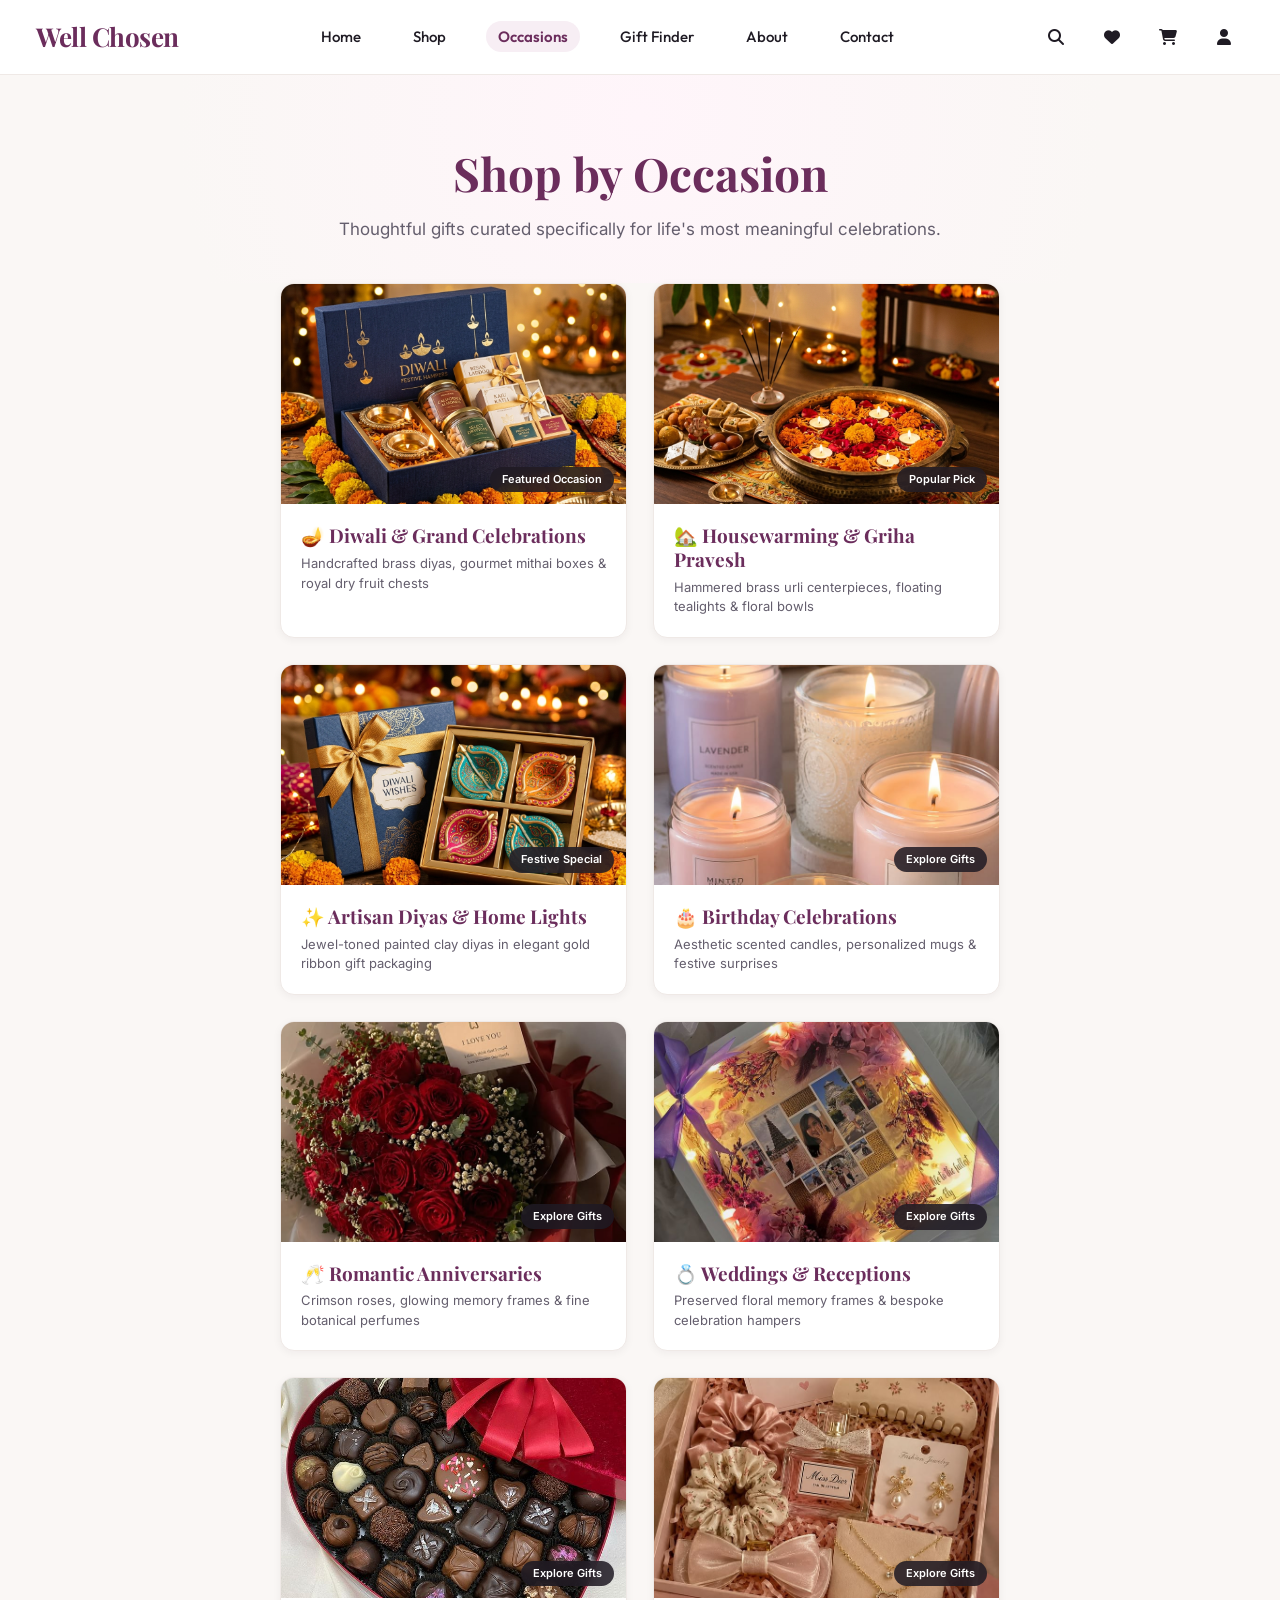
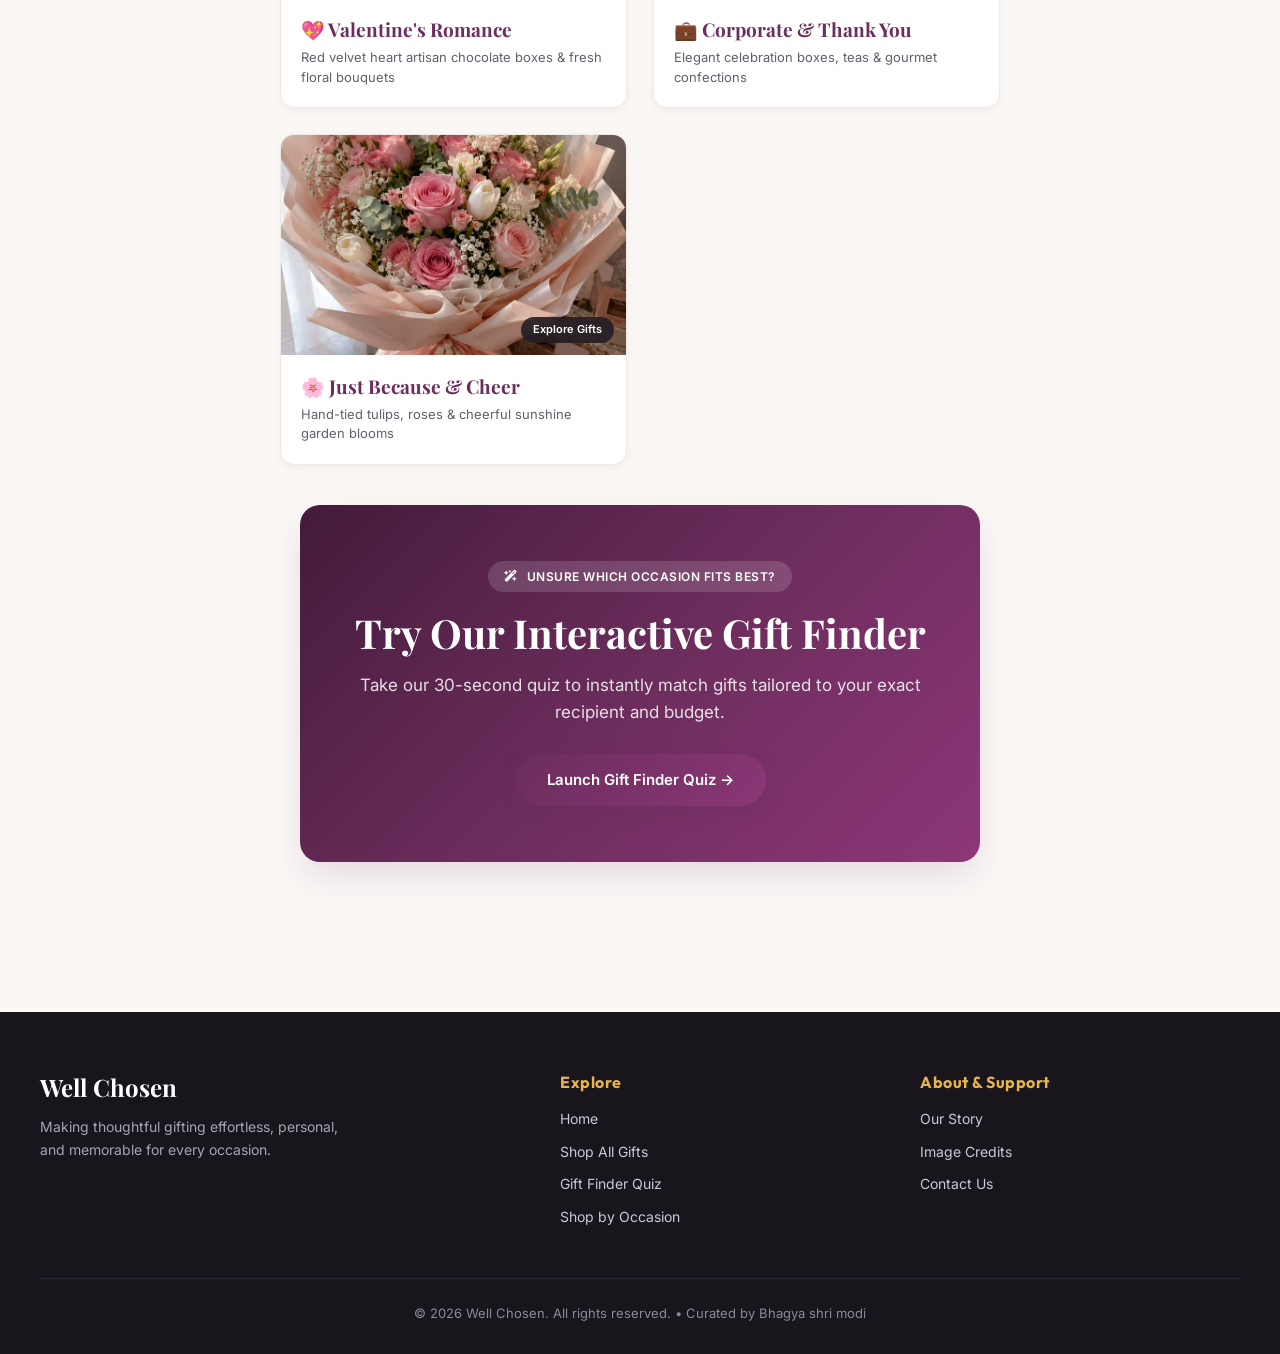
<file: occasions.html>
<!DOCTYPE html>
<html lang="en">
<head>
  <meta charset="UTF-8">
  <meta name="viewport" content="width=device-width, initial-scale=1.0">
  <title>Shop by Occasion - Well Chosen</title>
  <meta name="description" content="Find the perfect curated gift for every celebration: Diwali & Festivals, Birthdays, Anniversaries, Weddings, Housewarming, and Corporate Milestones.">
  <link rel="preconnect" href="https://fonts.googleapis.com">
  <link rel="preconnect" href="https://fonts.gstatic.com" crossorigin>
  <link href="https://fonts.googleapis.com/css2?family=Inter:wght@300;400;500;600;700&family=Playfair+Display:ital,wght@0,600;0,700;1,400&family=Outfit:wght@400;500;600;700&display=swap" rel="stylesheet">
  <link rel="stylesheet" href="https://cdnjs.cloudflare.com/ajax/libs/font-awesome/6.5.1/css/all.min.css">
  <link rel="stylesheet" href="style.css">
</head>
<body>

  <!-- Navigation -->
  <nav>
    <a href="index.html" class="logo">Well Chosen</a>
    <ul>
      <li><a href="index.html">Home</a></li>
      <li><a href="shop.html">Shop</a></li>
      <li><a href="occasions.html" class="active">Occasions</a></li>
      <li><a href="giftfinder.html">Gift Finder</a></li>
      <li><a href="about.html">About</a></li>
      <li><a href="contact.html">Contact</a></li>
    </ul>

    <div class="nav-icons">
      <a href="#" id="searchBtn" title="Search Gifts"><i class="fa-solid fa-magnifying-glass"></i></a>
      <a href="#" id="wishlistBtn" title="Saved Wishlist"><i class="fa-solid fa-heart"></i></a>
      <a href="#" id="cartBtn" title="Shopping Cart"><i class="fa-solid fa-cart-shopping"></i></a>
      <a href="#" id="authBtn" title="Account / Sign In"><i class="fa-solid fa-user"></i></a>
    </div>

    <button class="hamburger" aria-label="Toggle navigation">
      <i class="fa-solid fa-bars"></i>
    </button>
  </nav>

  <!-- Header -->
  <header class="shop-header">
    <div class="shop-header-inner">
      <h1>Shop by Occasion</h1>
      <p class="occasions-subtitle">Thoughtful gifts curated specifically for life's most meaningful celebrations.</p>
    </div>
  </header>

  <!-- Occasions Grid -->
  <main class="occasions-container">
    <div class="occasion-grid">
      <!-- Diwali & Festive Special -->
      <a href="shop.html?occasion=diwali" class="occasion-card">
        <div class="occasion-img-box">
          <img src="images/diwali-brass-diya-pooja-box.jpg" alt="Diwali & Festive Celebration Gifts">
          <span class="occasion-pill">Featured Occasion</span>
        </div>
        <div class="occasion-meta">
          <h3>🪔 Diwali & Grand Celebrations</h3>
          <p>Handcrafted brass diyas, gourmet mithai boxes & royal dry fruit chests</p>
        </div>
      </a>

      <!-- Housewarming & Festive Decor -->
      <a href="shop.html?occasion=housewarming" class="occasion-card">
        <div class="occasion-img-box">
          <img src="images/diwali-floating-candles-urli.jpg" alt="Housewarming & Urli Gifts">
          <span class="occasion-pill">Popular Pick</span>
        </div>
        <div class="occasion-meta">
          <h3>🏡 Housewarming & Griha Pravesh</h3>
          <p>Hammered brass urli centerpieces, floating tealights & floral bowls</p>
        </div>
      </a>

      <!-- Festive Diyas & Lights -->
      <a href="shop.html?occasion=diwali" class="occasion-card">
        <div class="occasion-img-box">
          <img src="images/diwali-scented-diyas-gift-box.jpg" alt="Festive Clay Diyas Gift Set">
          <span class="occasion-pill">Festive Special</span>
        </div>
        <div class="occasion-meta">
          <h3>✨ Artisan Diyas & Home Lights</h3>
          <p>Jewel-toned painted clay diyas in elegant gold ribbon gift packaging</p>
        </div>
      </a>

      <!-- Birthday -->
      <a href="shop.html?occasion=birthday" class="occasion-card">
        <div class="occasion-img-box">
          <img src="images/aesthetic-scented-candles.jpg" alt="Birthday Gifts">
          <span class="occasion-pill">Explore Gifts</span>
        </div>
        <div class="occasion-meta">
          <h3>🎂 Birthday Celebrations</h3>
          <p>Aesthetic scented candles, personalized mugs & festive surprises</p>
        </div>
      </a>

      <!-- Anniversary -->
      <a href="shop.html?occasion=anniversary" class="occasion-card">
        <div class="occasion-img-box">
          <img src="images/luxury-red-roses.jpg" alt="Anniversary Gifts">
          <span class="occasion-pill">Explore Gifts</span>
        </div>
        <div class="occasion-meta">
          <h3>🥂 Romantic Anniversaries</h3>
          <p>Crimson roses, glowing memory frames & fine botanical perfumes</p>
        </div>
      </a>

      <!-- Wedding -->
      <a href="shop.html?occasion=wedding" class="occasion-card">
        <div class="occasion-img-box">
          <img src="images/custom-floral-memory-frame.jpg" alt="Wedding Gifts">
          <span class="occasion-pill">Explore Gifts</span>
        </div>
        <div class="occasion-meta">
          <h3>💍 Weddings & Receptions</h3>
          <p>Preserved floral memory frames & bespoke celebration hampers</p>
        </div>
      </a>

      <!-- Valentine's Day -->
      <a href="shop.html?occasion=valentine" class="occasion-card">
        <div class="occasion-img-box">
          <img src="images/heart-chocolate-box.jpg" alt="Valentine's Day Gifts">
          <span class="occasion-pill">Explore Gifts</span>
        </div>
        <div class="occasion-meta">
          <h3>💖 Valentine's Romance</h3>
          <p>Red velvet heart artisan chocolate boxes & fresh floral bouquets</p>
        </div>
      </a>

      <!-- Corporate & Milestone -->
      <a href="shop.html?occasion=corporate" class="occasion-card">
        <div class="occasion-img-box">
          <img src="images/festive-gift-hamper.jpg" alt="Corporate Gifts">
          <span class="occasion-pill">Explore Gifts</span>
        </div>
        <div class="occasion-meta">
          <h3>💼 Corporate & Thank You</h3>
          <p>Elegant celebration boxes, teas & gourmet confections</p>
        </div>
      </a>

      <!-- Just Because -->
      <a href="shop.html?category=flowers" class="occasion-card">
        <div class="occasion-img-box">
          <img src="images/sunshine-flower-bouquet.jpg" alt="Fresh Flowers">
          <span class="occasion-pill">Explore Gifts</span>
        </div>
        <div class="occasion-meta">
          <h3>🌸 Just Because & Cheer</h3>
          <p>Hand-tied tulips, roses & cheerful sunshine garden blooms</p>
        </div>
      </a>
    </div>

    <!-- Quiz CTA -->
    <div class="quiz-cta-banner" style="margin-top: 40px;">
      <div class="quiz-cta-content">
        <span class="quiz-cta-pill"><i class="fa-solid fa-wand-magic-sparkles"></i> Unsure which occasion fits best?</span>
        <h2>Try Our Interactive Gift Finder</h2>
        <p>Take our 30-second quiz to instantly match gifts tailored to your exact recipient and budget.</p>
        <a href="giftfinder.html" class="hero-btn">Launch Gift Finder Quiz →</a>
      </div>
    </div>
  </main>

  <!-- Footer -->
  <footer>
    <div class="footer-container">
      <div class="footer-col">
        <h3>Well Chosen</h3>
        <p>Making thoughtful gifting effortless, personal, and memorable for every occasion.</p>
      </div>
      <div class="footer-col">
        <h4>Explore</h4>
        <a href="index.html">Home</a>
        <a href="shop.html">Shop All Gifts</a>
        <a href="giftfinder.html">Gift Finder Quiz</a>
        <a href="occasions.html">Shop by Occasion</a>
      </div>
      <div class="footer-col">
        <h4>About & Support</h4>
        <a href="about.html">Our Story</a>
        <a href="about.html#credits">Image Credits</a>
        <a href="contact.html">Contact Us</a>
      </div>
    </div>
    <p class="footer-bottom">&copy; 2026 Well Chosen. All rights reserved. • Curated by Bhagya shri modi</p>
  </footer>

  <!-- Scripts -->
  <script src="js/products.js"></script>
  <script src="js/app.js"></script>
</body>
</html>
</file>
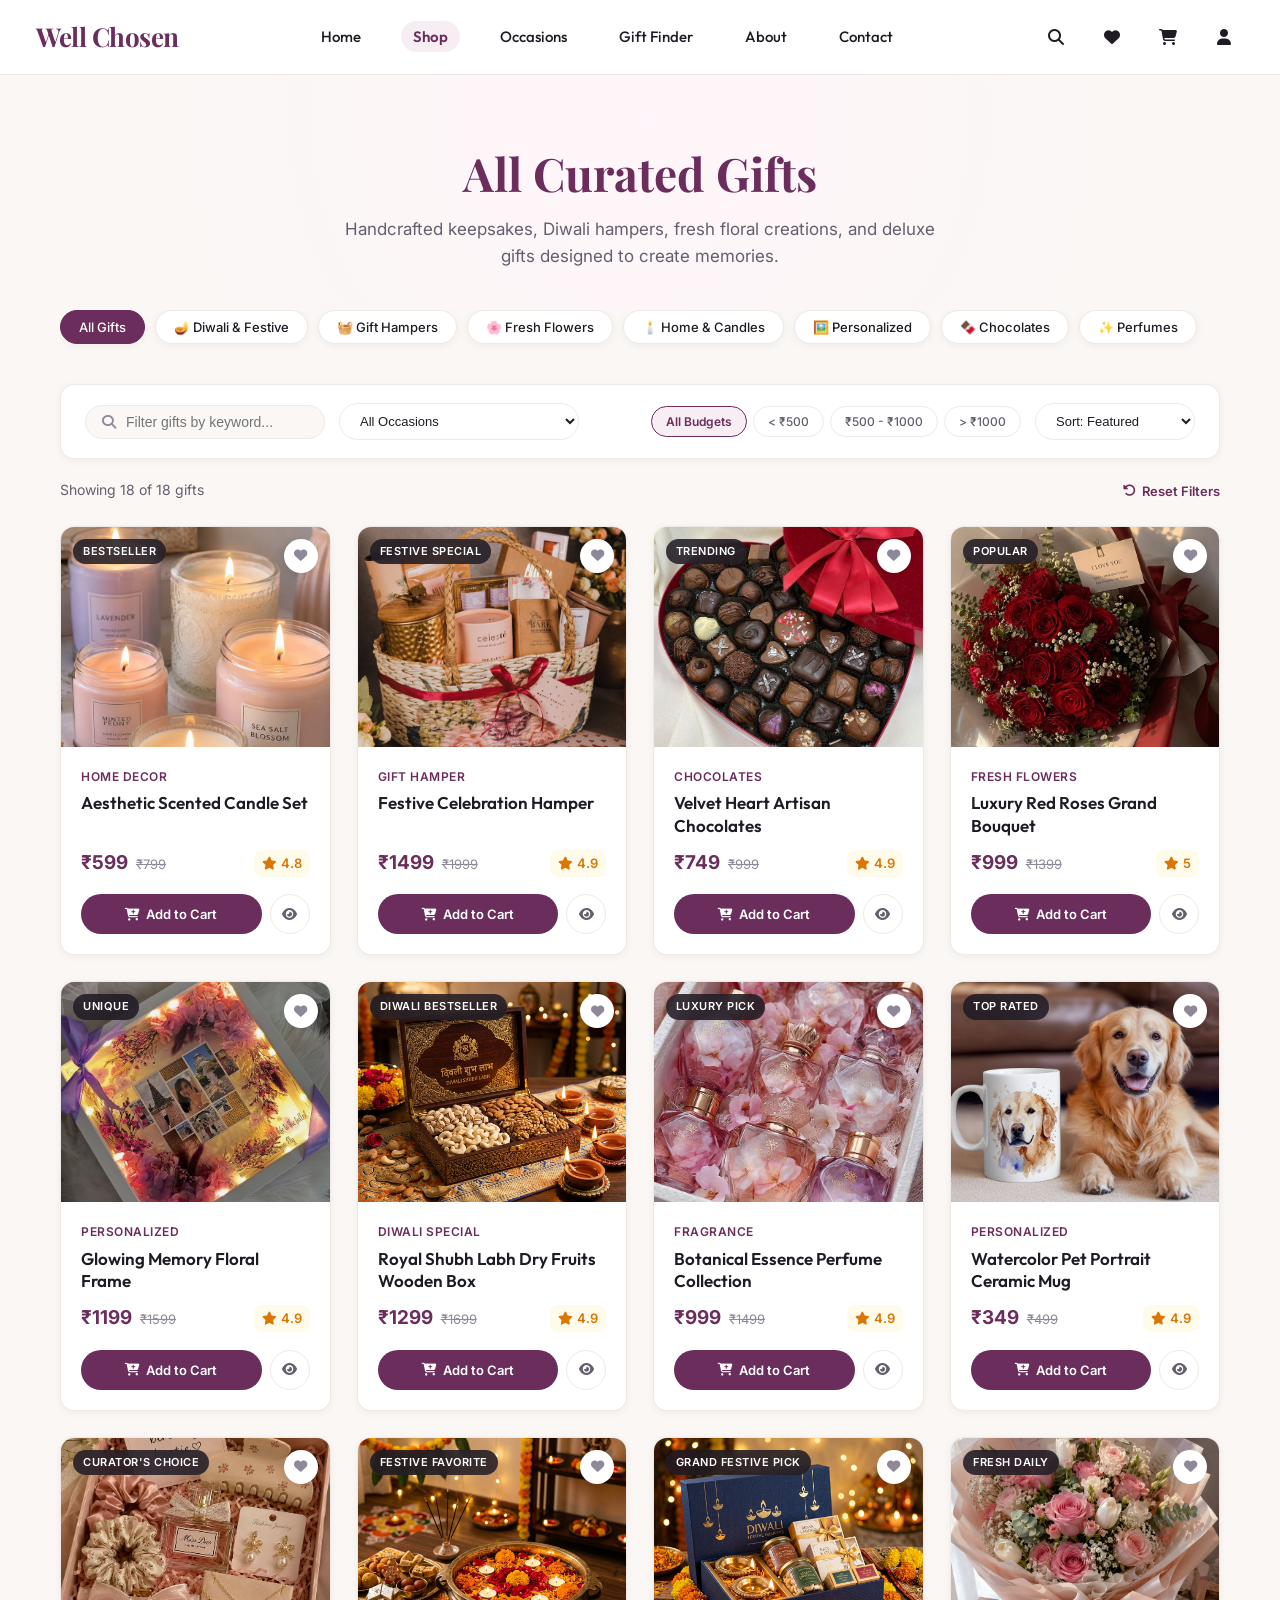
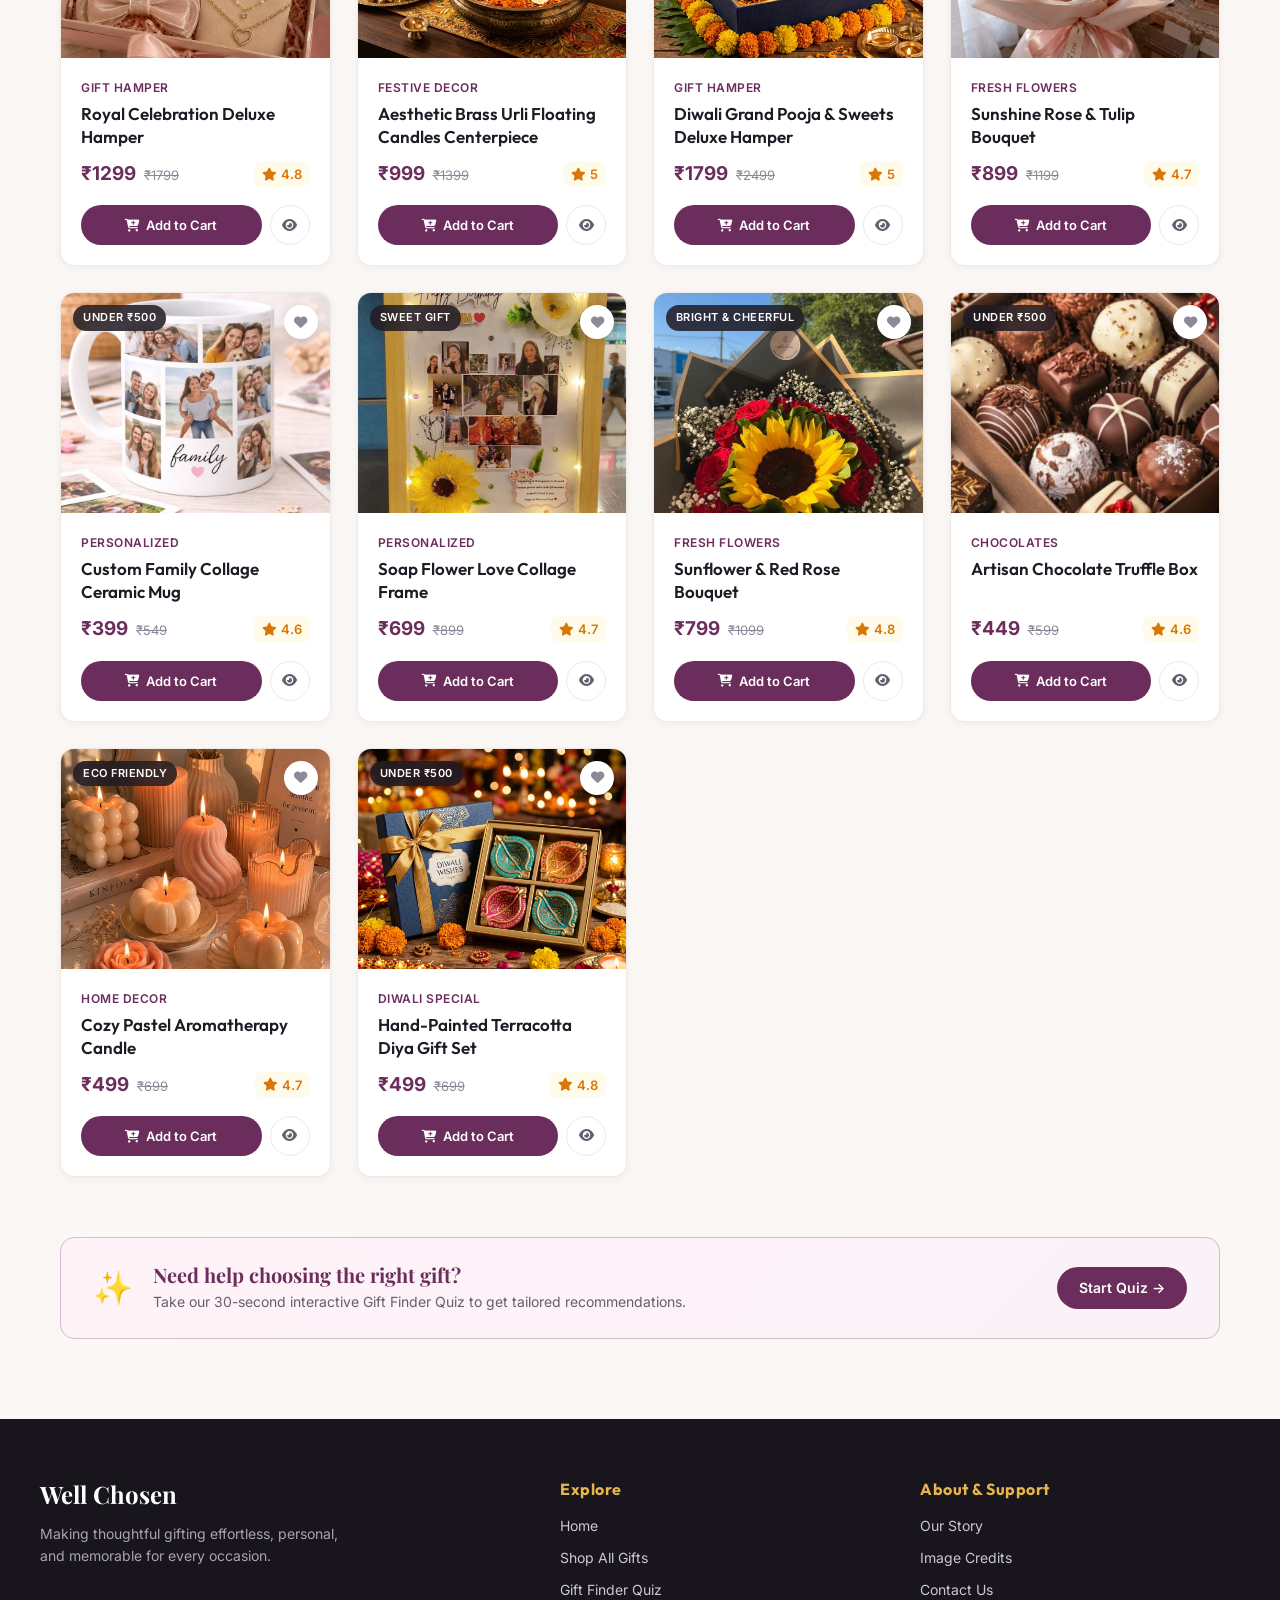
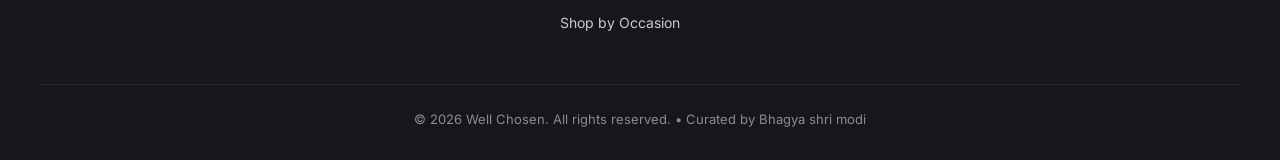
<file: shop.html>
<!DOCTYPE html>
<html lang="en">
<head>
  <meta charset="UTF-8">
  <meta name="viewport" content="width=device-width, initial-scale=1.0">
  <title>Shop All Curated Gifts - Well Chosen</title>
  <meta name="description" content="Explore our complete collection of curated gifts, personalized keepsakes, luxury bouquets, hampers, and artisanal chocolates for every occasion.">
  <link rel="preconnect" href="https://fonts.googleapis.com">
  <link rel="preconnect" href="https://fonts.gstatic.com" crossorigin>
  <link href="https://fonts.googleapis.com/css2?family=Inter:wght@300;400;500;600;700&family=Playfair+Display:ital,wght@0,600;0,700;1,400&family=Outfit:wght@400;500;600;700&display=swap" rel="stylesheet">
  <link rel="stylesheet" href="https://cdnjs.cloudflare.com/ajax/libs/font-awesome/6.5.1/css/all.min.css">
  <link rel="stylesheet" href="style.css">
</head>
<body>

  <!-- Navigation -->
  <nav>
    <a href="index.html" class="logo">Well Chosen</a>
    <ul>
      <li><a href="index.html">Home</a></li>
      <li><a href="shop.html" class="active">Shop</a></li>
      <li><a href="occasions.html">Occasions</a></li>
      <li><a href="giftfinder.html">Gift Finder</a></li>
      <li><a href="about.html">About</a></li>
      <li><a href="contact.html">Contact</a></li>
    </ul>

    <div class="nav-icons">
      <a href="#" id="searchBtn" title="Search Gifts"><i class="fa-solid fa-magnifying-glass"></i></a>
      <a href="#" id="wishlistBtn" title="Saved Wishlist"><i class="fa-solid fa-heart"></i></a>
      <a href="#" id="cartBtn" title="Shopping Cart"><i class="fa-solid fa-cart-shopping"></i></a>
      <a href="#" id="authBtn" title="Account / Sign In"><i class="fa-solid fa-user"></i></a>
    </div>

    <button class="hamburger" aria-label="Toggle navigation">
      <i class="fa-solid fa-bars"></i>
    </button>
  </nav>

  <!-- Shop Header -->
  <header class="shop-header">
    <div class="shop-header-inner">
      <h1>All Curated Gifts</h1>
      <p>Handcrafted keepsakes, Diwali hampers, fresh floral creations, and deluxe gifts designed to create memories.</p>
    </div>
  </header>

  <!-- Main Shop Content -->
  <main class="shop-container">

    <!-- Category Filter Chips -->
    <div class="shop-category-bar" aria-label="Product categories">
      <button type="button" class="shop-filter-chip active" data-category="all">All Gifts</button>
      <button type="button" class="shop-filter-chip" data-category="festive">🪔 Diwali & Festive</button>
      <button type="button" class="shop-filter-chip" data-category="hamper">🧺 Gift Hampers</button>
      <button type="button" class="shop-filter-chip" data-category="flowers">🌸 Fresh Flowers</button>
      <button type="button" class="shop-filter-chip" data-category="home">🕯️ Home & Candles</button>
      <button type="button" class="shop-filter-chip" data-category="personalized">🖼️ Personalized</button>
      <button type="button" class="shop-filter-chip" data-category="food">🍫 Chocolates</button>
      <button type="button" class="shop-filter-chip" data-category="fragrance">✨ Perfumes</button>
    </div>

    <!-- Filter Control Toolbar -->
    <div class="shop-toolbar">
      <div class="toolbar-left">
        <div class="shop-search-box">
          <i class="fa-solid fa-magnifying-glass"></i>
          <input type="text" id="shopSearchInput" placeholder="Filter gifts by keyword..." autocomplete="off">
        </div>

        <div class="shop-select-wrap">
          <label for="shopOccasionFilter" class="sr-only">Occasion</label>
          <select id="shopOccasionFilter">
            <option value="all">All Occasions</option>
            <option value="diwali">Diwali & Festivals</option>
            <option value="birthday">Birthday</option>
            <option value="anniversary">Anniversary</option>
            <option value="wedding">Wedding</option>
            <option value="housewarming">Housewarming & Griha Pravesh</option>
            <option value="valentine">Valentine's Day</option>
            <option value="corporate">Corporate & Thank You</option>
          </select>
        </div>
      </div>

      <div class="toolbar-right">
        <div class="price-range-pills">
          <button type="button" class="price-filter-pill active" data-range="all">All Budgets</button>
          <button type="button" class="price-filter-pill" data-range="under500">&lt; ₹500</button>
          <button type="button" class="price-filter-pill" data-range="500-1000">₹500 - ₹1000</button>
          <button type="button" class="price-filter-pill" data-range="above1000">&gt; ₹1000</button>
        </div>

        <div class="shop-select-wrap">
          <label for="shopSortSelect" class="sr-only">Sort by</label>
          <select id="shopSortSelect">
            <option value="featured">Sort: Featured</option>
            <option value="price-low">Price: Low to High</option>
            <option value="price-high">Price: High to Low</option>
            <option value="rating">Highest Rated</option>
          </select>
        </div>
      </div>
    </div>

    <!-- Active Count & Reset -->
    <div class="shop-status-bar">
      <span id="shopItemCount">Showing gifts</span>
      <button type="button" id="resetShopFilters" class="clear-filters-link">
        <i class="fa-solid fa-rotate-left"></i> Reset Filters
      </button>
    </div>

    <!-- Products Grid -->
    <div id="shopProductGrid" class="product-grid shop-grid-custom">
      <!-- Injected dynamically by js/shop.js -->
    </div>

    <!-- Quiz Helper Callout -->
    <aside class="shop-quiz-callout">
      <div class="callout-icon">✨</div>
      <div class="callout-text">
        <h3>Need help choosing the right gift?</h3>
        <p>Take our 30-second interactive Gift Finder Quiz to get tailored recommendations.</p>
      </div>
      <a href="giftfinder.html" class="callout-btn">Start Quiz →</a>
    </aside>

  </main>

  <!-- Footer -->
  <footer>
    <div class="footer-container">
      <div class="footer-col">
        <h3>Well Chosen</h3>
        <p>Making thoughtful gifting effortless, personal, and memorable for every occasion.</p>
      </div>
      <div class="footer-col">
        <h4>Explore</h4>
        <a href="index.html">Home</a>
        <a href="shop.html">Shop All Gifts</a>
        <a href="giftfinder.html">Gift Finder Quiz</a>
        <a href="occasions.html">Shop by Occasion</a>
      </div>
      <div class="footer-col">
        <h4>About & Support</h4>
        <a href="about.html">Our Story</a>
        <a href="about.html#credits">Image Credits</a>
        <a href="contact.html">Contact Us</a>
      </div>
    </div>
    <p class="footer-bottom">&copy; 2026 Well Chosen. All rights reserved. • Curated by Bhagya shri modi</p>
  </footer>

  <!-- Scripts -->
  <script src="js/products.js"></script>
  <script src="js/app.js"></script>
  <script src="js/shop.js"></script>
</body>
</html>
</file>
<file: style.css>
/* ==========================================================================
   WELL CHOSEN - MODERN DESIGN SYSTEM & STYLESHEET
   Curated Luxury Gifting Web Platform
   ========================================================================== */

:root {
  --primary: #6B2D5C;
  --primary-hover: #833570;
  --primary-light: #F7EEF4;
  --accent-coral: #FF6B6B;
  --accent-coral-hover: #fa5252;
  --accent-gold: #E8B54D;
  --accent-gold-light: #FDF7E7;
  --bg-page: #FAF7F5;
  --bg-surface: #FFFFFF;
  --text-main: #1F1B24;
  --text-muted: #645E6D;
  --text-subtle: #8E8899;
  --border-light: #EFE9E6;
  --border-focus: #D4BDCE;
  --shadow-sm: 0 2px 8px rgba(31, 27, 36, 0.05);
  --shadow-md: 0 8px 24px -4px rgba(107, 45, 92, 0.10);
  --shadow-lg: 0 16px 36px -6px rgba(107, 45, 92, 0.16);
  --radius-sm: 8px;
  --radius-md: 14px;
  --radius-lg: 20px;
  --radius-full: 9999px;
  --transition-fast: 0.2s cubic-bezier(0.4, 0, 0.2, 1);
  --transition-normal: 0.3s cubic-bezier(0.4, 0, 0.2, 1);
}

/* Base Reset */
*, *::before, *::after {
  box-sizing: border-box;
  margin: 0;
  padding: 0;
}

html {
  scroll-behavior: smooth;
  -webkit-font-smoothing: antialiased;
}

body {
  font-family: 'Inter', -apple-system, BlinkMacSystemFont, "Segoe UI", Roboto, sans-serif;
  background-color: var(--bg-page);
  color: var(--text-main);
  line-height: 1.6;
  min-height: 100vh;
  display: flex;
  flex-direction: column;
}

h1, h2, h3, h4 {
  font-family: 'Playfair Display', Georgia, serif;
  color: var(--text-main);
  line-height: 1.25;
}

img {
  max-width: 100%;
  height: auto;
  display: block;
}

a {
  color: inherit;
  text-decoration: none;
  transition: color var(--transition-fast);
}

button {
  font-family: inherit;
  cursor: pointer;
  border: none;
  background: none;
}

.sr-only {
  position: absolute;
  width: 1px;
  height: 1px;
  padding: 0;
  margin: -1px;
  overflow: hidden;
  clip: rect(0, 0, 0, 0);
  white-space: nowrap;
  border: 0;
}

/* ==========================================================================
   NAVIGATION
   ========================================================================== */
nav {
  position: sticky;
  top: 0;
  z-index: 100;
  background: rgba(255, 255, 255, 0.94);
  backdrop-filter: blur(14px);
  -webkit-backdrop-filter: blur(14px);
  border-bottom: 1px solid var(--border-light);
  display: flex;
  align-items: center;
  justify-content: space-between;
  padding: 16px 36px;
  transition: all var(--transition-normal);
}

nav .logo {
  font-family: 'Playfair Display', serif;
  font-size: 26px;
  font-weight: 700;
  color: var(--primary);
  letter-spacing: -0.5px;
  display: flex;
  align-items: center;
  gap: 8px;
}

nav .logo:hover {
  color: var(--accent-coral);
}

nav ul {
  display: flex;
  list-style: none;
  gap: 28px;
  align-items: center;
}

nav ul li a {
  font-family: 'Outfit', 'Inter', sans-serif;
  font-size: 15px;
  font-weight: 500;
  color: var(--text-main);
  padding: 6px 12px;
  border-radius: var(--radius-full);
  position: relative;
  transition: all var(--transition-fast);
}

nav ul li a:hover {
  color: var(--primary);
  background-color: var(--primary-light);
}

nav ul li a.active {
  color: var(--primary);
  font-weight: 600;
  background-color: var(--primary-light);
}

.nav-icons {
  display: flex;
  align-items: center;
  gap: 16px;
}

.nav-icons a {
  display: flex;
  align-items: center;
  justify-content: center;
  width: 40px;
  height: 40px;
  border-radius: var(--radius-full);
  background-color: transparent;
  color: var(--text-main);
  transition: all var(--transition-fast);
  position: relative;
}

.nav-icons a:hover {
  background-color: var(--primary-light);
  color: var(--primary);
  transform: translateY(-2px);
}

.icon-badge {
  position: absolute;
  top: 2px;
  right: 2px;
  width: 18px;
  height: 18px;
  background: var(--accent-coral);
  color: white;
  font-size: 11px;
  font-weight: 700;
  border-radius: var(--radius-full);
  display: flex;
  align-items: center;
  justify-content: center;
  border: 2px solid white;
}

.hamburger {
  display: none;
  font-size: 20px;
  color: var(--text-main);
  padding: 8px;
  cursor: pointer;
}

/* ==========================================================================
   HERO SECTION
   ========================================================================== */
.hero {
  text-align: center;
  padding: 90px 24px 60px;
  background: radial-gradient(circle at 50% 20%, #FFF5FA 0%, #FAF7F5 70%);
  position: relative;
  overflow: hidden;
}

.hero::before {
  content: '';
  position: absolute;
  top: -100px;
  left: 50%;
  transform: translateX(-50%);
  width: 600px;
  height: 300px;
  background: radial-gradient(circle, rgba(232, 181, 77, 0.15) 0%, transparent 70%);
  pointer-events: none;
}

.hero-pill, .quiz-hero-badge, .about-hero-badge, .contact-hero-badge {
  display: inline-flex;
  align-items: center;
  gap: 8px;
  padding: 6px 18px;
  background-color: var(--primary-light);
  color: var(--primary);
  border-radius: var(--radius-full);
  font-size: 13px;
  font-weight: 600;
  text-transform: uppercase;
  letter-spacing: 0.5px;
  margin-bottom: 20px;
  box-shadow: 0 2px 6px rgba(107, 45, 92, 0.08);
}

.hero h1 {
  font-size: clamp(34px, 5vw, 54px);
  font-weight: 700;
  color: var(--primary);
  max-width: 820px;
  margin: 0 auto 18px;
  letter-spacing: -0.8px;
}

.hero p {
  font-size: clamp(16px, 2.5vw, 19px);
  color: var(--text-muted);
  max-width: 640px;
  margin: 0 auto 36px;
}

.hero-actions {
  display: flex;
  justify-content: center;
  gap: 16px;
  flex-wrap: wrap;
}

.hero-btn {
  display: inline-flex;
  align-items: center;
  gap: 10px;
  background: linear-gradient(135deg, var(--primary) 0%, #8A3776 100%);
  color: white !important;
  padding: 14px 32px;
  border-radius: var(--radius-full);
  font-size: 15px;
  font-weight: 600;
  box-shadow: 0 6px 18px rgba(107, 45, 92, 0.28);
  transition: all var(--transition-fast);
}

.hero-btn:hover {
  background: linear-gradient(135deg, var(--accent-coral) 0%, #FA5252 100%);
  transform: translateY(-3px);
  box-shadow: 0 8px 24px rgba(255, 107, 107, 0.35);
}

.hero-secondary-btn {
  display: inline-flex;
  align-items: center;
  gap: 8px;
  background: white;
  color: var(--primary) !important;
  border: 1.5px solid var(--border-focus);
  padding: 14px 28px;
  border-radius: var(--radius-full);
  font-size: 15px;
  font-weight: 600;
  transition: all var(--transition-fast);
}

.hero-secondary-btn:hover {
  border-color: var(--primary);
  background-color: var(--primary-light);
  transform: translateY(-2px);
}

/* ==========================================================================
   OCCASION CHIPS
   ========================================================================== */
.occasions {
  display: flex;
  justify-content: center;
  gap: 12px;
  flex-wrap: wrap;
  padding: 10px 20px 45px;
}

.chip {
  background: white;
  border: 1px solid var(--border-light);
  color: var(--text-main);
  padding: 10px 20px;
  border-radius: var(--radius-full);
  font-size: 14px;
  font-weight: 500;
  box-shadow: var(--shadow-sm);
  transition: all var(--transition-fast);
  display: inline-flex;
  align-items: center;
  gap: 6px;
}

.chip:hover {
  border-color: var(--primary);
  background-color: var(--primary);
  color: white !important;
  transform: translateY(-3px);
  box-shadow: var(--shadow-md);
}

/* ==========================================================================
   SECTION HEADERS
   ========================================================================== */
.section-title-wrap {
  display: flex;
  align-items: flex-end;
  justify-content: space-between;
  max-width: 1200px;
  margin: 0 auto 30px;
  padding: 0 20px;
  flex-wrap: wrap;
  gap: 12px;
}

.section-title-wrap h2 {
  font-size: clamp(26px, 3.5vw, 36px);
  color: var(--primary);
}

.view-all-link {
  color: var(--primary);
  font-weight: 600;
  font-size: 15px;
  display: inline-flex;
  align-items: center;
  gap: 6px;
}

.view-all-link:hover {
  color: var(--accent-coral);
  transform: translateX(3px);
}

/* ==========================================================================
   PRODUCT CARDS & GRIDS
   ========================================================================== */
.products {
  padding: 20px 20px 60px;
}

.product-grid {
  display: grid;
  grid-template-columns: repeat(auto-fill, minmax(260px, 1fr));
  gap: 26px;
  max-width: 1200px;
  margin: 0 auto;
}

.product-card {
  background: var(--bg-surface);
  border: 1px solid var(--border-light);
  border-radius: var(--radius-md);
  overflow: hidden;
  box-shadow: var(--shadow-sm);
  transition: all var(--transition-normal);
  display: flex;
  flex-direction: column;
  position: relative;
}

.product-card:hover {
  transform: translateY(-6px);
  box-shadow: var(--shadow-md);
  border-color: var(--border-focus);
}

.card-img-wrap {
  position: relative;
  width: 100%;
  height: 220px;
  overflow: hidden;
  background-color: #F4EFEA;
  cursor: pointer;
}

.card-img-wrap img {
  width: 100%;
  height: 100%;
  object-fit: cover;
  transition: transform 0.4s ease;
}

.product-card:hover .card-img-wrap img {
  transform: scale(1.06);
}

.product-badge-corner {
  position: absolute;
  top: 12px;
  left: 12px;
  background: rgba(31, 27, 36, 0.85);
  backdrop-filter: blur(8px);
  color: white;
  font-size: 11px;
  font-weight: 600;
  text-transform: uppercase;
  letter-spacing: 0.5px;
  padding: 4px 10px;
  border-radius: var(--radius-full);
}

.card-wishlist-toggle {
  position: absolute;
  top: 12px;
  right: 12px;
  width: 34px;
  height: 34px;
  background: white;
  border-radius: var(--radius-full);
  display: flex;
  align-items: center;
  justify-content: center;
  color: var(--text-subtle);
  box-shadow: 0 2px 8px rgba(0,0,0,0.12);
  transition: all var(--transition-fast);
}

.card-wishlist-toggle:hover {
  color: var(--accent-coral);
  transform: scale(1.1);
}

.card-wishlist-toggle.active {
  color: var(--accent-coral);
}

.card-details {
  padding: 20px;
  display: flex;
  flex-direction: column;
  flex-grow: 1;
}

.card-details .category {
  font-size: 12px;
  font-weight: 600;
  text-transform: uppercase;
  letter-spacing: 0.5px;
  color: var(--primary);
  margin-bottom: 6px;
}

.card-details h3 {
  font-family: 'Outfit', sans-serif;
  font-size: 17px;
  font-weight: 600;
  color: var(--text-main);
  margin-bottom: 10px;
  line-height: 1.35;
  display: -webkit-box;
  -webkit-line-clamp: 2;
  -webkit-box-orient: vertical;
  overflow: hidden;
}

.price-rating-row {
  display: flex;
  align-items: center;
  justify-content: space-between;
  margin-top: auto;
  margin-bottom: 16px;
}

.price-block {
  display: flex;
  align-items: baseline;
  gap: 8px;
}

.price-rating-row .price {
  font-size: 19px;
  font-weight: 700;
  color: var(--primary);
}

.price-rating-row .orig-price {
  font-size: 13px;
  color: var(--text-subtle);
  text-decoration: line-through;
}

.price-rating-row .rating {
  font-size: 13px;
  font-weight: 600;
  color: #D97706;
  background: #FFFBEB;
  padding: 3px 8px;
  border-radius: var(--radius-sm);
  display: flex;
  align-items: center;
  gap: 4px;
}

.card-action-btns {
  display: flex;
  gap: 8px;
}

.buy-btn {
  flex-grow: 1;
  background: var(--primary);
  color: white;
  padding: 10px 14px;
  border-radius: var(--radius-full);
  font-size: 13px;
  font-weight: 600;
  display: inline-flex;
  align-items: center;
  justify-content: center;
  gap: 6px;
  transition: all var(--transition-fast);
}

.buy-btn:hover {
  background: var(--accent-coral);
  transform: translateY(-2px);
  box-shadow: 0 4px 12px rgba(255, 107, 107, 0.3);
}

.quick-view-btn {
  width: 40px;
  height: 40px;
  border-radius: var(--radius-full);
  border: 1px solid var(--border-light);
  background: white;
  color: var(--text-muted);
  display: flex;
  align-items: center;
  justify-content: center;
  transition: all var(--transition-fast);
}

.quick-view-btn:hover {
  border-color: var(--primary);
  color: var(--primary);
  background-color: var(--primary-light);
}

/* ==========================================================================
   DIWALI FESTIVE SALE & SPECIAL OFFERS IMAGE SLIDER
   ========================================================================== */
.diwali-slider-section {
  width: 100%;
  max-width: 1240px;
  margin: 10px auto 55px;
  padding: 0 20px;
  box-sizing: border-box;
}

.diwali-slider-header {
  text-align: center;
  margin-bottom: 22px;
}

.diwali-badge-pill {
  display: inline-flex;
  align-items: center;
  gap: 8px;
  background: linear-gradient(135deg, rgba(232, 181, 77, 0.22) 0%, rgba(255, 107, 107, 0.16) 100%);
  color: #B45309;
  border: 1px solid rgba(232, 181, 77, 0.45);
  padding: 6px 18px;
  border-radius: var(--radius-full);
  font-size: 13px;
  font-weight: 700;
  letter-spacing: 0.6px;
  text-transform: uppercase;
  margin-bottom: 12px;
  box-shadow: 0 2px 8px rgba(232, 181, 77, 0.18);
}

.diwali-slider-header h2 {
  font-size: clamp(24px, 3.4vw, 36px);
  font-weight: 700;
  color: var(--primary);
  letter-spacing: -0.5px;
  margin-bottom: 8px;
}

.diwali-slider-header p {
  font-size: 15px;
  color: var(--text-muted);
  max-width: 680px;
  margin: 0 auto 18px;
}

.festive-coupon-strip {
  display: flex;
  align-items: center;
  justify-content: space-between;
  flex-wrap: wrap;
  gap: 12px;
  background: linear-gradient(135deg, #FFFDF8 0%, #FFF6EE 100%);
  border: 1.5px dashed rgba(232, 181, 77, 0.7);
  border-radius: var(--radius-md);
  padding: 12px 20px;
  margin: 0 auto;
  max-width: 1200px;
  box-shadow: 0 3px 12px rgba(107, 45, 92, 0.04);
}

.coupon-left {
  display: flex;
  align-items: center;
  gap: 10px;
  flex-wrap: wrap;
  font-size: 14px;
  color: var(--text-main);
}

.coupon-left > i {
  color: var(--accent-coral);
  font-size: 16px;
}

.coupon-code-pill {
  cursor: pointer;
  background: #FFF;
  border: 1.5px solid var(--accent-gold);
  color: var(--primary);
  padding: 3px 12px;
  border-radius: 6px;
  display: inline-flex;
  align-items: center;
  gap: 6px;
  font-size: 13px;
  font-weight: 700;
  box-shadow: 0 1px 3px rgba(0, 0, 0, 0.05);
  transition: all var(--transition-fast);
}

.coupon-code-pill:hover {
  background: #FEF3C7;
  border-color: #D97706;
  transform: translateY(-1px) scale(1.03);
}

.coupon-desc {
  color: var(--text-muted);
  font-size: 13px;
}

.coupon-right {
  display: flex;
  align-items: center;
}

.offer-delivery {
  font-size: 13px;
  font-weight: 600;
  color: #15803D;
  display: inline-flex;
  align-items: center;
  gap: 6px;
}

.slider-container {
  width: 100% !important;
  max-width: 1200px;
  margin: 0 auto;
  padding: 0;
  box-sizing: border-box;
}

.slider {
  position: relative;
  width: 100%;
  height: clamp(390px, 46vw, 480px);
  border-radius: var(--radius-lg);
  overflow: hidden;
  box-shadow: 0 16px 42px rgba(31, 27, 36, 0.16);
  background-color: #1F1B24;
}

.slide {
  position: absolute;
  inset: 0;
  opacity: 0;
  pointer-events: none;
  transform: scale(1.02);
  transition: opacity 0.65s cubic-bezier(0.4, 0, 0.2, 1), transform 0.65s ease;
}

.slide.active {
  opacity: 1;
  pointer-events: auto;
  transform: scale(1);
}

.slide img {
  width: 100%;
  height: 100%;
  object-fit: cover;
  object-position: center;
  display: block;
}

.slide-caption {
  position: absolute;
  inset: 0;
  background: linear-gradient(90deg, rgba(24, 10, 24, 0.94) 0%, rgba(24, 10, 24, 0.82) 48%, rgba(24, 10, 24, 0.28) 82%, transparent 100%);
  display: flex;
  flex-direction: column;
  justify-content: center;
  align-items: flex-start;
  padding: 40px 60px;
  color: white;
  max-width: 660px;
  z-index: 5;
}

.slide-tag {
  background: linear-gradient(135deg, #FFB800 0%, #FF8C00 100%);
  color: #1F1B24;
  font-size: 11px;
  font-weight: 800;
  text-transform: uppercase;
  letter-spacing: 0.8px;
  padding: 5px 14px;
  border-radius: var(--radius-full);
  margin-bottom: 14px;
  box-shadow: 0 2px 8px rgba(255, 140, 0, 0.35);
  display: inline-block;
}

.slide-caption h3 {
  font-size: clamp(23px, 3.2vw, 34px);
  color: #FFFFFF;
  line-height: 1.25;
  font-weight: 700;
  margin-bottom: 12px;
  text-shadow: 0 2px 6px rgba(0, 0, 0, 0.5);
}

.slide-caption p {
  font-size: 14.5px;
  line-height: 1.55;
  color: rgba(255, 255, 255, 0.9);
  margin-bottom: 16px;
  text-shadow: 0 1px 3px rgba(0, 0, 0, 0.4);
  max-width: 560px;
}

.slide-offer-pricing {
  display: flex;
  align-items: center;
  gap: 12px;
  margin-bottom: 22px;
  flex-wrap: wrap;
}

.slide-deal-price {
  font-size: clamp(22px, 2.6vw, 28px);
  font-weight: 800;
  color: #FFD166;
  text-shadow: 0 2px 6px rgba(0, 0, 0, 0.4);
}

.slide-original-price {
  font-size: 16px;
  color: rgba(255, 255, 255, 0.65);
  text-decoration: line-through;
}

.slide-save-pill {
  background: rgba(16, 185, 129, 0.25);
  color: #34D399;
  border: 1px solid rgba(52, 211, 153, 0.45);
  font-size: 12px;
  font-weight: 700;
  padding: 3px 11px;
  border-radius: var(--radius-full);
  letter-spacing: 0.3px;
}

.slide-actions-row {
  display: flex;
  align-items: center;
  gap: 12px;
  flex-wrap: wrap;
}

.slide-btn {
  background: linear-gradient(135deg, #FF6B6B 0%, #FA5252 100%);
  color: white !important;
  font-weight: 600;
  font-size: 14px;
  padding: 11px 24px;
  border-radius: var(--radius-full);
  display: inline-flex;
  align-items: center;
  gap: 8px;
  box-shadow: 0 4px 16px rgba(250, 82, 82, 0.4);
  transition: all var(--transition-fast);
  text-decoration: none;
}

.slide-btn:hover {
  background: linear-gradient(135deg, #FA5252 0%, #E03131 100%);
  color: white !important;
  transform: translateY(-2px);
  box-shadow: 0 6px 20px rgba(250, 82, 82, 0.5);
}

.slide-secondary-btn {
  background: rgba(255, 255, 255, 0.95);
  color: var(--primary) !important;
  border: 1px solid rgba(255, 255, 255, 0.6);
  font-weight: 600;
  font-size: 14px;
  padding: 11px 20px;
  border-radius: var(--radius-full);
  cursor: pointer;
  display: inline-flex;
  align-items: center;
  gap: 8px;
  transition: all var(--transition-fast);
  box-shadow: 0 2px 8px rgba(0, 0, 0, 0.15);
}

.slide-secondary-btn:hover {
  background: white;
  color: var(--accent-coral) !important;
  transform: translateY(-2px);
  box-shadow: 0 4px 14px rgba(0, 0, 0, 0.22);
}

.slider-btn {
  position: absolute;
  top: 50%;
  transform: translateY(-50%);
  width: 44px;
  height: 44px;
  border-radius: var(--radius-full);
  background: rgba(255, 255, 255, 0.85);
  backdrop-filter: blur(8px);
  color: var(--text-main);
  display: flex;
  align-items: center;
  justify-content: center;
  font-size: 16px;
  z-index: 20;
  border: none;
  cursor: pointer;
  transition: all var(--transition-fast);
  box-shadow: 0 4px 14px rgba(0, 0, 0, 0.18);
}

.slider-btn:hover {
  background: white;
  color: var(--primary);
  transform: translateY(-50%) scale(1.08);
}

.slider-btn.prev { left: 16px; }
.slider-btn.next { right: 16px; }

.slider-counter {
  position: absolute;
  top: 18px;
  right: 18px;
  background: rgba(18, 12, 22, 0.7);
  backdrop-filter: blur(8px);
  border: 1px solid rgba(255, 255, 255, 0.18);
  color: rgba(255, 255, 255, 0.95);
  font-size: 12px;
  font-weight: 700;
  padding: 4px 12px;
  border-radius: var(--radius-full);
  z-index: 10;
  letter-spacing: 0.5px;
}

.slider-dots {
  position: absolute;
  bottom: 16px;
  left: 50%;
  transform: translateX(-50%);
  display: flex;
  align-items: center;
  gap: 8px;
  z-index: 20;
  background: rgba(18, 12, 22, 0.5);
  backdrop-filter: blur(8px);
  padding: 6px 14px;
  border-radius: var(--radius-full);
  border: 1px solid rgba(255, 255, 255, 0.12);
}

.slider-dot {
  width: 8px;
  height: 8px;
  border-radius: 50%;
  background: rgba(255, 255, 255, 0.5);
  border: none;
  cursor: pointer;
  padding: 0;
  transition: all var(--transition-fast);
}

.slider-dot:hover {
  background: rgba(255, 255, 255, 0.85);
}

.slider-dot.active {
  width: 22px;
  border-radius: 6px;
  background: #FFD166;
}

.slider-progress-bar {
  position: absolute;
  top: 0;
  left: 0;
  width: 100%;
  height: 3px;
  background: rgba(255, 255, 255, 0.15);
  z-index: 25;
}

.slider-progress-fill {
  height: 100%;
  width: 0%;
  background: linear-gradient(90deg, #FFB800, #FF6B6B);
  transition: width 0.1s linear;
}

/* ==========================================================================
   TRUST BADGES
   ========================================================================== */
.trust-badges {
  display: grid;
  grid-template-columns: repeat(auto-fit, minmax(220px, 1fr));
  gap: 16px;
  background: white;
  padding: 24px 30px;
  margin: 0 auto 60px;
  max-width: 1200px;
  border: 1px solid var(--border-light);
  border-radius: var(--radius-md);
  box-shadow: var(--shadow-sm);
}

.badge-box {
  display: flex;
  align-items: center;
  gap: 12px;
  font-size: 14px;
  font-weight: 600;
  color: var(--primary);
}

.badge-box i {
  color: var(--accent-gold);
  font-size: 18px;
}

/* ==========================================================================
   STORIES & COLLECTIONS
   ========================================================================== */
.stories-section {
  max-width: 1200px;
  margin: 0 auto 60px;
  padding: 0 20px;
}

.stories-section h2 {
  font-size: clamp(26px, 3.5vw, 36px);
  color: var(--primary);
  text-align: center;
  margin-bottom: 30px;
}

.stories-grid {
  display: grid;
  grid-template-columns: repeat(auto-fit, minmax(320px, 1fr));
  gap: 24px;
}

.story-card {
  background: white;
  border: 1px solid var(--border-light);
  border-radius: var(--radius-md);
  padding: 32px;
  box-shadow: var(--shadow-sm);
  transition: all var(--transition-normal);
  display: flex;
  flex-direction: column;
}

.story-card:hover {
  transform: translateY(-4px);
  box-shadow: var(--shadow-md);
  border-color: var(--border-focus);
}

.story-tag {
  font-size: 11px;
  font-weight: 700;
  text-transform: uppercase;
  letter-spacing: 1px;
  color: var(--accent-coral);
  margin-bottom: 8px;
}

.story-card h3 {
  font-size: 22px;
  color: var(--primary);
  margin-bottom: 10px;
}

.story-card p {
  color: var(--text-muted);
  font-size: 15px;
  margin-bottom: 20px;
  flex-grow: 1;
}

.story-link {
  font-weight: 600;
  color: var(--primary);
  display: inline-flex;
  align-items: center;
  gap: 6px;
}

.story-link:hover {
  color: var(--accent-coral);
  transform: translateX(4px);
}

/* ==========================================================================
   QUIZ CTA BANNER
   ========================================================================== */
.quiz-cta-banner {
  max-width: 1200px;
  margin: 0 auto 70px;
  padding: 0 20px;
}

.quiz-cta-content {
  background: linear-gradient(135deg, #441A3B 0%, #6B2D5C 50%, #8E3678 100%);
  border-radius: var(--radius-lg);
  padding: 56px 40px;
  text-align: center;
  color: white;
  box-shadow: var(--shadow-lg);
}

.quiz-cta-pill {
  display: inline-flex;
  align-items: center;
  gap: 8px;
  padding: 6px 16px;
  background: rgba(255, 255, 255, 0.15);
  backdrop-filter: blur(8px);
  border-radius: var(--radius-full);
  font-size: 12px;
  font-weight: 600;
  text-transform: uppercase;
  letter-spacing: 0.5px;
  margin-bottom: 16px;
}

.quiz-cta-content h2 {
  font-size: clamp(26px, 4vw, 40px);
  color: white;
  margin-bottom: 14px;
}

.quiz-cta-content p {
  font-size: 17px;
  color: rgba(255, 255, 255, 0.85);
  max-width: 600px;
  margin: 0 auto 28px;
}

/* ==========================================================================
   INTERACTIVE GIFT FINDER QUIZ PAGE
   ========================================================================== */
.quiz-hero, .shop-header, .about-hero, .contact-hero {
  text-align: center;
  padding: 70px 20px 40px;
  background: radial-gradient(circle at 50% 20%, #FFF5FA 0%, #FAF7F5 70%);
}

.quiz-hero h1, .shop-header h1, .about-hero h1, .contact-hero h1 {
  font-size: clamp(30px, 4.5vw, 46px);
  color: var(--primary);
  margin-bottom: 14px;
}

.quiz-hero p, .shop-header p, .about-sub, .contact-hero p {
  font-size: 17px;
  color: var(--text-muted);
  max-width: 620px;
  margin: 0 auto;
}

.quiz-wrapper {
  max-width: 900px;
  margin: 0 auto 80px;
  padding: 0 20px;
}

.quiz-card-box {
  background: white;
  border: 1px solid var(--border-light);
  border-radius: var(--radius-lg);
  padding: 40px;
  box-shadow: var(--shadow-md);
}

.quiz-header-bar {
  display: flex;
  align-items: center;
  justify-content: space-between;
  margin-bottom: 30px;
  gap: 20px;
}

.step-indicator {
  font-size: 13px;
  font-weight: 700;
  text-transform: uppercase;
  letter-spacing: 0.5px;
  color: var(--primary);
  white-space: nowrap;
}

.progress-track {
  flex-grow: 1;
  height: 8px;
  background-color: var(--border-light);
  border-radius: var(--radius-full);
  overflow: hidden;
}

.progress-fill {
  height: 100%;
  width: 25%;
  background: linear-gradient(90deg, var(--primary) 0%, var(--accent-coral) 100%);
  border-radius: var(--radius-full);
  transition: width 0.4s ease;
}

.quiz-step {
  display: none;
  animation: fadeIn 0.3s ease;
}

.quiz-step.active {
  display: block;
}

.question-title {
  font-size: clamp(22px, 3vw, 28px);
  color: var(--primary);
  margin-bottom: 8px;
}

.question-subtitle {
  color: var(--text-muted);
  font-size: 15px;
  margin-bottom: 28px;
}

.options-grid {
  display: grid;
  grid-template-columns: repeat(auto-fit, minmax(240px, 1fr));
  gap: 16px;
  margin-bottom: 32px;
}

.quiz-option {
  background: var(--bg-page);
  border: 1.5px solid var(--border-light);
  border-radius: var(--radius-md);
  padding: 20px;
  display: flex;
  align-items: center;
  gap: 16px;
  text-align: left;
  transition: all var(--transition-fast);
}

.quiz-option:hover {
  background: white;
  border-color: var(--border-focus);
  transform: translateY(-2px);
  box-shadow: var(--shadow-sm);
}

.quiz-option.selected {
  background: white;
  border-color: var(--primary);
  box-shadow: 0 0 0 2px var(--primary), var(--shadow-sm);
}

.opt-icon {
  font-size: 28px;
  flex-shrink: 0;
}

.opt-text strong {
  display: block;
  font-size: 15px;
  color: var(--text-main);
  margin-bottom: 2px;
}

.opt-text small {
  display: block;
  font-size: 12px;
  color: var(--text-muted);
}

.quiz-nav-row {
  display: flex;
  justify-content: space-between;
  align-items: center;
  border-top: 1px solid var(--border-light);
  padding-top: 24px;
}

.quiz-btn-prev, .quiz-btn-next {
  display: inline-flex;
  align-items: center;
  gap: 8px;
  padding: 10px 20px;
  border-radius: var(--radius-full);
  font-size: 14px;
  font-weight: 600;
  transition: all var(--transition-fast);
}

.quiz-btn-prev {
  color: var(--text-muted);
  border: 1px solid var(--border-light);
  background: white;
}

.quiz-btn-prev:hover {
  color: var(--text-main);
  border-color: var(--text-main);
}

.quiz-btn-next {
  color: var(--primary);
  background: var(--primary-light);
}

.quiz-btn-next:hover {
  background: var(--primary);
  color: white;
}

/* Quiz Loading State */
.quiz-loading-state {
  display: flex;
  flex-direction: column;
  align-items: center;
  justify-content: center;
  text-align: center;
  background: white;
  border-radius: var(--radius-lg);
  padding: 60px 20px;
  box-shadow: var(--shadow-md);
}

.spinner-box {
  width: 72px;
  height: 72px;
  border-radius: var(--radius-full);
  background: var(--primary-light);
  display: flex;
  align-items: center;
  justify-content: center;
  font-size: 32px;
  color: var(--primary);
  margin-bottom: 20px;
}

.quiz-loading-state h3 {
  font-size: 24px;
  color: var(--primary);
  margin-bottom: 8px;
}

.quiz-loading-state p {
  color: var(--text-muted);
  font-size: 15px;
}

/* Quiz Results Container */
.quiz-results-container {
  animation: fadeIn 0.4s ease;
}

.results-header {
  text-align: center;
  margin-bottom: 36px;
}

.results-kicker {
  font-size: 12px;
  font-weight: 700;
  text-transform: uppercase;
  letter-spacing: 1px;
  color: var(--accent-coral);
  margin-bottom: 6px;
  display: block;
}

.results-header h2 {
  font-size: clamp(26px, 3.5vw, 36px);
  color: var(--primary);
  margin-bottom: 10px;
}

.results-sub {
  color: var(--text-muted);
  font-size: 15px;
  max-width: 680px;
  margin: 0 auto;
}

.quiz-result-card.highlight-card {
  border: 2px solid var(--accent-gold);
  box-shadow: 0 8px 24px rgba(232, 181, 77, 0.25);
}

.result-badge-row {
  display: flex;
  justify-content: space-between;
  align-items: center;
  padding: 12px 16px;
  background: var(--bg-page);
  border-bottom: 1px solid var(--border-light);
}

.match-score-badge {
  font-size: 12px;
  font-weight: 700;
  color: #047857;
  background: #ECFDF5;
  padding: 3px 10px;
  border-radius: var(--radius-full);
  display: inline-flex;
  align-items: center;
  gap: 5px;
}

.top-pick-badge {
  font-size: 11px;
  font-weight: 700;
  color: #92400E;
  background: #FEF3C7;
  padding: 3px 8px;
  border-radius: var(--radius-full);
}

.category-chip-small {
  font-size: 11px;
  font-weight: 600;
  color: var(--primary);
  background: var(--primary-light);
  padding: 3px 8px;
  border-radius: var(--radius-full);
}

.quiz-match-reason {
  font-size: 13px;
  color: var(--text-muted);
  margin-bottom: 12px;
}

.results-footer-actions {
  display: flex;
  justify-content: center;
  gap: 16px;
  margin-top: 50px;
  flex-wrap: wrap;
}

.quiz-btn-restart {
  display: inline-flex;
  align-items: center;
  gap: 8px;
  padding: 12px 28px;
  background: white;
  border: 1.5px solid var(--border-focus);
  color: var(--primary);
  font-weight: 600;
  border-radius: var(--radius-full);
  transition: all var(--transition-fast);
}

.quiz-btn-restart:hover {
  background: var(--primary-light);
}

.quiz-btn-shop {
  display: inline-flex;
  align-items: center;
  gap: 8px;
  padding: 12px 32px;
  background: var(--primary);
  color: white !important;
  font-weight: 600;
  border-radius: var(--radius-full);
  transition: all var(--transition-fast);
}

.quiz-btn-shop:hover {
  background: var(--accent-coral);
}

/* ==========================================================================
   SHOP PAGE TOOLBAR & FILTERS
   ========================================================================== */
.shop-container {
  max-width: 1200px;
  margin: 0 auto 80px;
  padding: 0 20px;
}

.shop-category-bar {
  display: flex;
  gap: 10px;
  overflow-x: auto;
  padding-bottom: 16px;
  margin-bottom: 24px;
  scrollbar-width: none;
}

.shop-category-bar::-webkit-scrollbar {
  display: none;
}

.shop-filter-chip {
  padding: 8px 18px;
  border-radius: var(--radius-full);
  border: 1px solid var(--border-light);
  background: white;
  color: var(--text-main);
  font-size: 13px;
  font-weight: 500;
  white-space: nowrap;
  box-shadow: var(--shadow-sm);
  transition: all var(--transition-fast);
}

.shop-filter-chip:hover {
  border-color: var(--primary);
  color: var(--primary);
}

.shop-filter-chip.active {
  background: var(--primary);
  color: white;
  border-color: var(--primary);
}

.shop-toolbar {
  background: white;
  border: 1px solid var(--border-light);
  border-radius: var(--radius-md);
  padding: 18px 24px;
  display: flex;
  justify-content: space-between;
  align-items: center;
  gap: 20px;
  margin-bottom: 20px;
  box-shadow: var(--shadow-sm);
  flex-wrap: wrap;
}

.toolbar-left, .toolbar-right {
  display: flex;
  align-items: center;
  gap: 14px;
  flex-wrap: wrap;
}

.shop-search-box {
  display: flex;
  align-items: center;
  gap: 10px;
  background: var(--bg-page);
  border: 1px solid var(--border-light);
  border-radius: var(--radius-full);
  padding: 8px 16px;
  min-width: 240px;
}

.shop-search-box i {
  color: var(--text-subtle);
  font-size: 14px;
}

.shop-search-box input {
  border: none;
  background: transparent;
  outline: none;
  font-size: 14px;
  color: var(--text-main);
  width: 100%;
}

.shop-select-wrap select {
  padding: 9px 16px;
  border-radius: var(--radius-full);
  border: 1px solid var(--border-light);
  background: white;
  color: var(--text-main);
  font-size: 13px;
  font-weight: 500;
  outline: none;
  cursor: pointer;
  transition: all var(--transition-fast);
}

.shop-select-wrap select:focus {
  border-color: var(--primary);
}

.price-range-pills {
  display: flex;
  gap: 6px;
}

.price-filter-pill {
  padding: 7px 14px;
  border-radius: var(--radius-full);
  border: 1px solid var(--border-light);
  background: white;
  color: var(--text-muted);
  font-size: 12px;
  font-weight: 500;
  transition: all var(--transition-fast);
}

.price-filter-pill:hover {
  border-color: var(--primary);
  color: var(--primary);
}

.price-filter-pill.active {
  background: var(--primary-light);
  border-color: var(--primary);
  color: var(--primary);
  font-weight: 600;
}

.shop-status-bar {
  display: flex;
  justify-content: space-between;
  align-items: center;
  margin-bottom: 24px;
  font-size: 14px;
  color: var(--text-muted);
}

.clear-filters-link {
  color: var(--primary);
  font-weight: 600;
  display: inline-flex;
  align-items: center;
  gap: 6px;
  font-size: 13px;
}

.clear-filters-link:hover {
  color: var(--accent-coral);
}

.shop-quiz-callout {
  display: flex;
  align-items: center;
  justify-content: space-between;
  background: linear-gradient(135deg, #FFF3F8 0%, #FAF2F7 100%);
  border: 1px solid var(--border-focus);
  border-radius: var(--radius-md);
  padding: 24px 32px;
  margin-top: 60px;
  gap: 20px;
  flex-wrap: wrap;
}

.callout-icon {
  font-size: 32px;
}

.callout-text {
  flex-grow: 1;
}

.callout-text h3 {
  font-size: 20px;
  color: var(--primary);
  margin-bottom: 4px;
}

.callout-text p {
  color: var(--text-muted);
  font-size: 14px;
}

.callout-btn {
  background: var(--primary);
  color: white !important;
  font-weight: 600;
  font-size: 14px;
  padding: 10px 22px;
  border-radius: var(--radius-full);
  transition: all var(--transition-fast);
}

.callout-btn:hover {
  background: var(--accent-coral);
}

/* ==========================================================================
   OCCASIONS PAGE
   ========================================================================== */
.occasions-container {
  max-width: 1200px;
  margin: 0 auto 80px;
  padding: 0 20px;
}

.occasion-grid {
  display: grid;
  grid-template-columns: repeat(auto-fill, minmax(260px, 1fr));
  gap: 26px;
}

.occasion-card {
  background: white;
  border: 1px solid var(--border-light);
  border-radius: var(--radius-md);
  overflow: hidden;
  box-shadow: var(--shadow-sm);
  transition: all var(--transition-normal);
  display: flex;
  flex-direction: column;
}

.occasion-card:hover {
  transform: translateY(-6px);
  box-shadow: var(--shadow-md);
  border-color: var(--border-focus);
}

.occasion-img-box {
  position: relative;
  width: 100%;
  height: 220px;
  overflow: hidden;
}

.occasion-img-box img {
  width: 100%;
  height: 100%;
  object-fit: cover;
  transition: transform 0.4s ease;
}

.occasion-card:hover .occasion-img-box img {
  transform: scale(1.06);
}

.occasion-pill {
  position: absolute;
  bottom: 12px;
  right: 12px;
  background: rgba(31, 27, 36, 0.85);
  backdrop-filter: blur(8px);
  color: white;
  font-size: 11px;
  font-weight: 600;
  padding: 4px 12px;
  border-radius: var(--radius-full);
  transition: all var(--transition-fast);
}

.occasion-card:hover .occasion-pill {
  background: var(--primary);
}

.occasion-meta {
  padding: 20px;
}

.occasion-meta h3 {
  font-size: 19px;
  color: var(--primary);
  margin-bottom: 6px;
}

.occasion-meta p {
  color: var(--text-muted);
  font-size: 13px;
  line-height: 1.5;
}

/* ==========================================================================
   ABOUT & CREDITS PAGE
   ========================================================================== */
.about-main {
  max-width: 1000px;
  margin: 0 auto 80px;
  padding: 0 20px;
}

.about-story-card, .training-project-card, .credits-card {
  background: white;
  border: 1px solid var(--border-light);
  border-radius: var(--radius-md);
  padding: 40px;
  box-shadow: var(--shadow-sm);
  margin-bottom: 36px;
}

.story-text h2 {
  font-size: clamp(24px, 3.5vw, 32px);
  color: var(--primary);
  margin-bottom: 18px;
}

.story-text p {
  color: var(--text-muted);
  font-size: 16px;
  margin-bottom: 16px;
}

.story-highlight {
  display: grid;
  grid-template-columns: repeat(auto-fit, minmax(180px, 1fr));
  gap: 20px;
  margin-top: 30px;
  padding-top: 30px;
  border-top: 1px solid var(--border-light);
}

.stat-box {
  text-align: center;
}

.stat-number {
  display: block;
  font-family: 'Playfair Display', serif;
  font-size: 38px;
  font-weight: 700;
  color: var(--primary);
  line-height: 1;
  margin-bottom: 6px;
}

.stat-label {
  font-size: 13px;
  font-weight: 600;
  color: var(--text-muted);
  text-transform: uppercase;
  letter-spacing: 0.5px;
}

.about-values-section {
  margin-bottom: 36px;
}

.why-title {
  font-size: 28px;
  color: var(--primary);
  text-align: center;
  margin-bottom: 28px;
}

.values-grid {
  display: grid;
  grid-template-columns: repeat(auto-fit, minmax(220px, 1fr));
  gap: 20px;
}

.value-card {
  background: white;
  border: 1px solid var(--border-light);
  border-radius: var(--radius-md);
  padding: 26px;
  box-shadow: var(--shadow-sm);
  text-align: center;
}

.value-icon {
  width: 50px;
  height: 50px;
  border-radius: var(--radius-full);
  background: var(--primary-light);
  color: var(--primary);
  display: flex;
  align-items: center;
  justify-content: center;
  font-size: 20px;
  margin: 0 auto 16px;
}

.value-card h3 {
  font-family: 'Outfit', sans-serif;
  font-size: 17px;
  font-weight: 600;
  margin-bottom: 8px;
}

.value-card p {
  color: var(--text-muted);
  font-size: 14px;
}

.training-project-card {
  border-left: 4px solid var(--accent-gold);
  background: linear-gradient(135deg, #FFFDF8 0%, white 100%);
}

.training-badge {
  display: inline-flex;
  align-items: center;
  gap: 6px;
  font-size: 12px;
  font-weight: 700;
  text-transform: uppercase;
  color: #92400E;
  margin-bottom: 12px;
}

.training-project-card h3 {
  font-size: 22px;
  color: var(--primary);
  margin-bottom: 10px;
}

.training-project-card p {
  color: var(--text-muted);
  font-size: 15px;
}

.credits-header {
  display: flex;
  align-items: center;
  gap: 12px;
  margin-bottom: 16px;
  color: var(--primary);
}

.credits-header i {
  font-size: 24px;
}

.credits-header h2 {
  font-size: 24px;
  color: var(--primary);
}

.credits-card p {
  color: var(--text-muted);
  font-size: 15px;
  margin-bottom: 14px;
}

.credits-list {
  list-style: none;
  margin-bottom: 20px;
}

.credits-list li {
  padding: 8px 0;
  border-bottom: 1px dashed var(--border-light);
  font-size: 14px;
  color: var(--text-main);
}

.credits-note {
  background: var(--primary-light);
  border-radius: var(--radius-sm);
  padding: 12px 16px;
  font-size: 13px !important;
  color: var(--primary) !important;
  display: flex;
  align-items: center;
  gap: 8px;
}

/* ==========================================================================
   CONTACT PAGE
   ========================================================================== */
.contact-page-layout {
  max-width: 1100px;
  margin: 0 auto 80px;
  padding: 0 20px;
}

.contact-grid {
  display: grid;
  grid-template-columns: 1fr 1.3fr;
  gap: 36px;
}

.contact-info-col {
  display: flex;
  flex-direction: column;
  gap: 20px;
}

.contact-card {
  background: white;
  border: 1px solid var(--border-light);
  border-radius: var(--radius-md);
  padding: 24px;
  box-shadow: var(--shadow-sm);
}

.contact-icon {
  width: 44px;
  height: 44px;
  border-radius: var(--radius-full);
  background: var(--primary-light);
  color: var(--primary);
  display: flex;
  align-items: center;
  justify-content: center;
  font-size: 18px;
  margin-bottom: 14px;
}

.contact-card h3 {
  font-family: 'Outfit', sans-serif;
  font-size: 17px;
  font-weight: 600;
  margin-bottom: 6px;
}

.contact-card p {
  color: var(--text-muted);
  font-size: 14px;
  margin-bottom: 12px;
}

.contact-link, .contact-quiz-btn {
  font-weight: 600;
  font-size: 14px;
  color: var(--primary);
}

.contact-link:hover, .contact-quiz-btn:hover {
  color: var(--accent-coral);
}

.contact-badge-info {
  display: inline-block;
  font-size: 12px;
  font-weight: 600;
  color: #047857;
  background: #ECFDF5;
  padding: 4px 10px;
  border-radius: var(--radius-full);
}

.contact-form-box {
  background: white;
  border: 1px solid var(--border-light);
  border-radius: var(--radius-md);
  padding: 36px;
  box-shadow: var(--shadow-sm);
}

.contact-form-box h2 {
  font-size: 26px;
  color: var(--primary);
  margin-bottom: 6px;
}

.form-sub {
  color: var(--text-muted);
  font-size: 14px;
  margin-bottom: 24px;
}

.form-group {
  margin-bottom: 18px;
}

.form-group label {
  display: block;
  font-size: 13px;
  font-weight: 600;
  color: var(--text-main);
  margin-bottom: 6px;
}

.form-group .required {
  color: var(--accent-coral);
}

.form-group input, .form-group select, .form-group textarea {
  width: 100%;
  padding: 12px 16px;
  border: 1px solid var(--border-light);
  border-radius: var(--radius-sm);
  background: var(--bg-page);
  font-family: inherit;
  font-size: 14px;
  color: var(--text-main);
  outline: none;
  transition: all var(--transition-fast);
}

.form-group input:focus, .form-group select:focus, .form-group textarea:focus {
  border-color: var(--primary);
  background: white;
  box-shadow: 0 0 0 3px var(--primary-light);
}

.contact-submit-btn {
  width: 100%;
  background: var(--primary);
  color: white;
  padding: 14px;
  border-radius: var(--radius-sm);
  font-size: 15px;
  font-weight: 600;
  display: flex;
  align-items: center;
  justify-content: center;
  gap: 10px;
  transition: all var(--transition-fast);
}

.contact-submit-btn:hover {
  background: var(--accent-coral);
  transform: translateY(-2px);
  box-shadow: 0 4px 14px rgba(255, 107, 107, 0.3);
}

.contact-success-state {
  text-align: center;
  padding: 30px 10px;
}

.success-icon {
  font-size: 48px;
  color: #10B981;
  margin-bottom: 14px;
}

.contact-success-state h3 {
  font-size: 22px;
  color: var(--primary);
  margin-bottom: 8px;
}

.contact-success-state p {
  color: var(--text-muted);
  font-size: 15px;
  margin-bottom: 24px;
}

/* ==========================================================================
   MODALS, SEARCH OVERLAYS & TOASTS
   ========================================================================== */
/* Search Overlay */
.search-overlay {
  position: fixed;
  inset: 0;
  background: rgba(31, 27, 36, 0.6);
  backdrop-filter: blur(8px);
  z-index: 1000;
  display: flex;
  justify-content: center;
  padding-top: 80px;
  opacity: 0;
  pointer-events: none;
  transition: opacity 0.25s ease;
}

.search-overlay.active {
  opacity: 1;
  pointer-events: auto;
}

.search-modal {
  background: white;
  width: 90%;
  max-width: 640px;
  border-radius: var(--radius-lg);
  box-shadow: var(--shadow-lg);
  overflow: hidden;
  max-height: 80vh;
  display: flex;
  flex-direction: column;
  transform: translateY(-20px);
  transition: transform 0.25s ease;
}

.search-overlay.active .search-modal {
  transform: translateY(0);
}

.search-modal-header {
  display: flex;
  align-items: center;
  padding: 18px 24px;
  border-bottom: 1px solid var(--border-light);
  gap: 14px;
}

.search-modal-header i {
  color: var(--primary);
  font-size: 18px;
}

.search-modal-header input {
  flex-grow: 1;
  border: none;
  outline: none;
  font-size: 16px;
  color: var(--text-main);
}

.search-modal-header button {
  color: var(--text-subtle);
  font-size: 18px;
}

.search-modal-header button:hover {
  color: var(--text-main);
}

.search-results {
  padding: 16px 20px;
  overflow-y: auto;
}

.search-hint, .search-empty {
  text-align: center;
  color: var(--text-muted);
  font-size: 14px;
  padding: 30px 10px;
}

.search-result-item {
  display: flex;
  align-items: center;
  gap: 14px;
  padding: 10px 12px;
  border-radius: var(--radius-sm);
  cursor: pointer;
  transition: background var(--transition-fast);
}

.search-result-item:hover {
  background: var(--bg-page);
}

.search-result-item img {
  width: 48px;
  height: 48px;
  border-radius: var(--radius-sm);
  object-fit: cover;
}

.search-item-info {
  flex-grow: 1;
}

.search-item-info h4 {
  font-family: 'Outfit', sans-serif;
  font-size: 15px;
  font-weight: 600;
  margin-bottom: 2px;
}

.search-item-cat {
  font-size: 12px;
  color: var(--text-muted);
}

.search-item-btn {
  color: var(--primary);
  font-size: 14px;
}

/* Global Modal Card */
.global-modal-overlay {
  position: fixed;
  inset: 0;
  background: rgba(31, 27, 36, 0.65);
  backdrop-filter: blur(8px);
  z-index: 1000;
  display: flex;
  align-items: center;
  justify-content: center;
  padding: 20px;
  opacity: 0;
  pointer-events: none;
  transition: opacity 0.25s ease;
}

.global-modal-overlay.active {
  opacity: 1;
  pointer-events: auto;
}

.global-modal-card {
  background: white;
  width: 100%;
  max-width: 600px;
  border-radius: var(--radius-lg);
  box-shadow: var(--shadow-lg);
  overflow: hidden;
  max-height: 90vh;
  display: flex;
  flex-direction: column;
  transform: scale(0.95);
  transition: transform 0.25s ease;
}

.global-modal-overlay.active .global-modal-card {
  transform: scale(1);
}

.global-modal-header {
  display: flex;
  align-items: center;
  justify-content: space-between;
  padding: 20px 24px;
  border-bottom: 1px solid var(--border-light);
}

.global-modal-header h3 {
  font-size: 20px;
  color: var(--primary);
}

.global-modal-header button {
  color: var(--text-subtle);
  font-size: 18px;
}

.global-modal-header button:hover {
  color: var(--text-main);
}

.global-modal-body {
  padding: 24px;
  overflow-y: auto;
}

/* Quick View Layout Inside Modal */
.quickview-container {
  display: grid;
  grid-template-columns: 1fr 1.2fr;
  gap: 24px;
}

.quickview-img-box {
  position: relative;
  border-radius: var(--radius-md);
  overflow: hidden;
  height: 280px;
  background: #f0ebe8;
}

.quickview-img-box img {
  width: 100%;
  height: 100%;
  object-fit: cover;
}

.quickview-category {
  font-size: 12px;
  font-weight: 700;
  text-transform: uppercase;
  color: var(--primary);
  display: block;
  margin-bottom: 4px;
}

.quickview-info h2 {
  font-size: 22px;
  margin-bottom: 10px;
  color: var(--text-main);
}

.quickview-rating {
  display: flex;
  align-items: center;
  gap: 8px;
  margin-bottom: 12px;
}

.quickview-rating .stars {
  font-weight: 700;
  color: #D97706;
  font-size: 13px;
}

.quickview-rating .review-count {
  font-size: 12px;
  color: var(--text-subtle);
}

.quickview-pricing {
  display: flex;
  align-items: baseline;
  gap: 10px;
  margin-bottom: 14px;
}

.current-price {
  font-size: 24px;
  font-weight: 700;
  color: var(--primary);
}

.discount-pill {
  font-size: 11px;
  font-weight: 700;
  color: #DC2626;
  background: #FEE2E2;
  padding: 2px 8px;
  border-radius: var(--radius-full);
}

.quickview-desc {
  font-size: 14px;
  color: var(--text-muted);
  margin-bottom: 18px;
  line-height: 1.5;
}

.quickview-tags {
  display: flex;
  flex-direction: column;
  gap: 6px;
  margin-bottom: 22px;
  font-size: 12px;
  color: var(--text-muted);
}

.quickview-actions {
  display: flex;
  gap: 10px;
}

.btn-add-cart-large {
  flex-grow: 1;
  background: var(--primary);
  color: white;
  padding: 12px;
  border-radius: var(--radius-full);
  font-weight: 600;
  font-size: 14px;
  display: flex;
  align-items: center;
  justify-content: center;
  gap: 8px;
  transition: all var(--transition-fast);
}

.btn-add-cart-large:hover {
  background: var(--accent-coral);
}

.btn-wishlist-icon {
  width: 44px;
  height: 44px;
  border-radius: var(--radius-full);
  border: 1px solid var(--border-light);
  display: flex;
  align-items: center;
  justify-content: center;
  color: var(--text-subtle);
  transition: all var(--transition-fast);
}

.btn-wishlist-icon.active {
  color: var(--accent-coral);
  border-color: var(--accent-coral);
}

/* Cart / Wishlist Modal Item Row */
.cart-items-list {
  display: flex;
  flex-direction: column;
  gap: 14px;
  margin-bottom: 24px;
}

.modal-item-row {
  display: flex;
  align-items: center;
  gap: 14px;
  padding: 12px;
  border: 1px solid var(--border-light);
  border-radius: var(--radius-sm);
}

.modal-item-row img {
  width: 60px;
  height: 60px;
  border-radius: var(--radius-sm);
  object-fit: cover;
}

.modal-item-details {
  flex-grow: 1;
}

.modal-item-details h4 {
  font-family: 'Outfit', sans-serif;
  font-size: 14px;
  font-weight: 600;
  margin-bottom: 4px;
}

.modal-item-price {
  font-size: 13px;
  color: var(--text-muted);
}

.remove-btn {
  color: var(--text-subtle);
  padding: 6px;
  font-size: 15px;
}

.remove-btn:hover {
  color: #DC2626;
}

.add-to-cart-quick {
  background: var(--primary-light);
  color: var(--primary);
  padding: 6px 12px;
  border-radius: var(--radius-full);
  font-size: 12px;
  font-weight: 600;
  transition: all var(--transition-fast);
}

.add-to-cart-quick:hover {
  background: var(--primary);
  color: white;
}

.cart-summary {
  border-top: 1px solid var(--border-light);
  padding-top: 18px;
}

.cart-summary-line {
  display: flex;
  justify-content: space-between;
  font-size: 14px;
  color: var(--text-muted);
  margin-bottom: 8px;
}

.cart-summary-line.free span:last-child {
  color: #047857;
  font-weight: 600;
}

.cart-summary-total {
  display: flex;
  justify-content: space-between;
  font-size: 18px;
  font-weight: 700;
  color: var(--primary);
  margin: 14px 0 20px;
  padding-top: 10px;
  border-top: 1px dashed var(--border-light);
}

.primary-modal-btn {
  width: 100%;
  background: var(--primary);
  color: white !important;
  padding: 13px;
  border-radius: var(--radius-full);
  font-size: 15px;
  font-weight: 600;
  text-align: center;
  display: block;
  transition: all var(--transition-fast);
}

.primary-modal-btn:hover {
  background: var(--accent-coral);
}

.empty-state, .shop-empty-state {
  text-align: center;
  padding: 40px 20px;
}

.empty-state i, .shop-empty-state i {
  font-size: 44px;
  color: var(--border-focus);
  margin-bottom: 16px;
}

.empty-state h3, .shop-empty-state h3 {
  font-size: 20px;
  color: var(--primary);
  margin-bottom: 8px;
}

.empty-state p, .shop-empty-state p {
  color: var(--text-muted);
  font-size: 14px;
  max-width: 380px;
  margin: 0 auto 20px;
}

/* Toast Notifications */
.toast-container {
  position: fixed;
  bottom: 24px;
  right: 24px;
  z-index: 2000;
  display: flex;
  flex-direction: column;
  gap: 10px;
}

.toast-pill {
  background: rgba(31, 27, 36, 0.92);
  backdrop-filter: blur(10px);
  color: white;
  padding: 12px 20px;
  border-radius: var(--radius-full);
  font-size: 14px;
  font-weight: 500;
  box-shadow: 0 8px 24px rgba(0,0,0,0.2);
  transform: translateY(20px);
  opacity: 0;
  transition: all 0.3s cubic-bezier(0.4, 0, 0.2, 1);
}

.toast-pill.visible {
  transform: translateY(0);
  opacity: 1;
}

.toast-pill.success {
  border-left: 4px solid var(--accent-gold);
}

/* ==========================================================================
   FOOTER
   ========================================================================== */
footer {
  background: #18151D;
  color: #EDE8E5;
  padding: 60px 24px 30px;
  margin-top: auto;
}

.footer-container {
  max-width: 1200px;
  margin: 0 auto;
  display: grid;
  grid-template-columns: 1.5fr repeat(2, 1fr);
  gap: 40px;
}

.footer-col h3 {
  font-size: 24px;
  color: white;
  margin-bottom: 14px;
}

.footer-col h4 {
  font-family: 'Outfit', sans-serif;
  font-size: 16px;
  color: var(--accent-gold);
  margin-bottom: 16px;
  letter-spacing: 0.5px;
}

.footer-col p {
  color: #A9A4B2;
  font-size: 14px;
  line-height: 1.6;
  max-width: 320px;
}

.footer-col a {
  display: block;
  color: #CDC8D6;
  font-size: 14px;
  margin-bottom: 10px;
}

.footer-col a:hover {
  color: var(--accent-coral);
  transform: translateX(3px);
}

.footer-bottom {
  max-width: 1200px;
  margin: 40px auto 0;
  padding-top: 24px;
  border-top: 1px solid #2B2633;
  text-align: center;
  font-size: 13px;
  color: #8E8899;
}

/* ==========================================================================
   KEYFRAME ANIMATIONS
   ========================================================================== */
@keyframes fadeIn {
  from { opacity: 0; transform: translateY(8px); }
  to { opacity: 1; transform: translateY(0); }
}

/* ==========================================================================
   RESPONSIVE MEDIA QUERIES
   ========================================================================== */
@media (max-width: 900px) {
  nav {
    padding: 14px 20px;
  }

  nav ul {
    position: fixed;
    top: 65px;
    left: 0;
    right: 0;
    background: white;
    flex-direction: column;
    padding: 24px 20px;
    gap: 16px;
    box-shadow: 0 10px 20px rgba(0,0,0,0.08);
    transform: translateY(-120%);
    opacity: 0;
    pointer-events: none;
    transition: all 0.3s ease;
  }

  nav ul.open {
    transform: translateY(0);
    opacity: 1;
    pointer-events: auto;
  }

  .hamburger {
    display: block;
  }

  .contact-grid {
    grid-template-columns: 1fr;
  }

  .quickview-container {
    grid-template-columns: 1fr;
  }

  .footer-container {
    grid-template-columns: 1fr;
    gap: 30px;
  }
}

@media (max-width: 640px) {
  .hero {
    padding: 60px 16px 40px;
  }

  .hero-actions {
    flex-direction: column;
  }

  .hero-btn, .hero-secondary-btn {
    width: 100%;
    justify-content: center;
  }

  .quiz-card-box {
    padding: 24px 16px;
  }

  .shop-toolbar {
    flex-direction: column;
    align-items: stretch;
  }

  .toolbar-left, .toolbar-right {
    flex-direction: column;
    align-items: stretch;
  }

  .shop-search-box {
    min-width: unset;
    width: 100%;
  }

  .price-range-pills {
    flex-wrap: wrap;
  }

  .slider {
    height: 480px;
  }

  .slide-caption {
    padding: 28px 20px 48px;
    background: linear-gradient(0deg, rgba(20, 10, 24, 0.96) 0%, rgba(20, 10, 24, 0.78) 58%, rgba(20, 10, 24, 0.3) 100%);
    justify-content: flex-end;
  }

  .slide-caption h3 {
    font-size: 20px;
  }

  .slide-caption p {
    font-size: 13px;
    display: -webkit-box;
    -webkit-line-clamp: 2;
    -webkit-box-orient: vertical;
    overflow: hidden;
    margin-bottom: 12px;
  }

  .slider-btn {
    width: 36px;
    height: 36px;
    font-size: 14px;
  }

  .slider-btn.prev { left: 8px; }
  .slider-btn.next { right: 8px; }

  .festive-coupon-strip {
    flex-direction: column;
    align-items: flex-start;
  }
}

/* ==========================================================================
   USER AUTHENTICATION & PROFILE STYLES
   ========================================================================== */
.auth-dot {
  position: absolute;
  top: 4px;
  right: 4px;
  width: 9px;
  height: 9px;
  background: #10B981;
  border: 1.5px solid white;
  border-radius: var(--radius-full);
}

.auth-modal-wrapper {
  padding: 4px 0;
}

.auth-tabs {
  display: flex;
  border-bottom: 1.5px solid var(--border-light);
  margin-bottom: 20px;
}

.auth-tab {
  flex: 1;
  padding: 12px;
  font-size: 14px;
  font-weight: 600;
  color: var(--text-muted);
  text-align: center;
  border-bottom: 2px solid transparent;
  transition: all var(--transition-fast);
  display: flex;
  align-items: center;
  justify-content: center;
  gap: 8px;
}

.auth-tab:hover {
  color: var(--primary);
}

.auth-tab.active {
  color: var(--primary);
  border-bottom-color: var(--primary);
}

.auth-tab-content {
  display: none;
}

.auth-tab-content.active {
  display: block;
  animation: fadeIn 0.25s ease;
}

/* 1-Click Owner Demo Banner */
.demo-owner-banner {
  background: linear-gradient(135deg, #FFFBEB 0%, #FEF3C7 100%);
  border: 1.5px dashed var(--accent-gold);
  border-radius: var(--radius-md);
  padding: 14px 18px;
  margin-bottom: 22px;
  display: flex;
  align-items: center;
  justify-content: space-between;
  gap: 12px;
  cursor: pointer;
  transition: all var(--transition-fast);
}

.demo-owner-banner:hover {
  transform: translateY(-2px);
  box-shadow: 0 4px 14px rgba(232, 181, 77, 0.35);
  border-color: #D97706;
}

.demo-owner-left {
  display: flex;
  align-items: center;
  gap: 12px;
}

.demo-crown {
  width: 38px;
  height: 38px;
  background: white;
  border-radius: var(--radius-full);
  display: flex;
  align-items: center;
  justify-content: center;
  color: #D97706;
  font-size: 18px;
  box-shadow: 0 2px 6px rgba(0,0,0,0.06);
}

.demo-owner-text h4 {
  font-family: 'Outfit', sans-serif;
  font-size: 14px;
  color: #92400E;
  margin-bottom: 2px;
}

.demo-owner-text p {
  font-size: 12px;
  color: #B45309;
}

.demo-login-btn {
  background: #D97706;
  color: white;
  font-size: 12px;
  font-weight: 700;
  padding: 8px 14px;
  border-radius: var(--radius-full);
  white-space: nowrap;
  transition: all var(--transition-fast);
}

.demo-owner-banner:hover .demo-login-btn {
  background: #B45309;
}

.auth-field {
  margin-bottom: 16px;
}

.auth-field label {
  display: block;
  font-size: 13px;
  font-weight: 600;
  color: var(--text-main);
  margin-bottom: 6px;
  display: flex;
  align-items: center;
  gap: 6px;
}

.auth-field label i {
  color: var(--primary);
  font-size: 13px;
}

.auth-field input {
  width: 100%;
  padding: 12px 14px;
  border: 1px solid var(--border-light);
  border-radius: var(--radius-sm);
  background: var(--bg-page);
  font-family: inherit;
  font-size: 14px;
  color: var(--text-main);
  outline: none;
  transition: all var(--transition-fast);
}

.auth-field input:focus {
  border-color: var(--primary);
  background: white;
  box-shadow: 0 0 0 3px var(--primary-light);
}

.auth-options {
  display: flex;
  align-items: center;
  justify-content: space-between;
  font-size: 13px;
  margin-bottom: 20px;
}

.remember-label {
  display: flex;
  align-items: center;
  gap: 6px;
  cursor: pointer;
  color: var(--text-muted);
}

.forgot-link {
  color: var(--primary);
  font-weight: 500;
}

.forgot-link:hover {
  text-decoration: underline;
}

.auth-submit-btn {
  width: 100%;
  background: var(--primary);
  color: white;
  padding: 13px;
  border-radius: var(--radius-full);
  font-size: 14px;
  font-weight: 600;
  display: flex;
  align-items: center;
  justify-content: center;
  gap: 8px;
  transition: all var(--transition-fast);
}

.auth-submit-btn:hover {
  background: var(--accent-coral);
  transform: translateY(-2px);
  box-shadow: 0 4px 12px rgba(255, 107, 107, 0.3);
}

/* User Profile Modal Styles */
.profile-card-modal {
  padding: 4px 0;
}

.profile-avatar-row {
  display: flex;
  align-items: center;
  gap: 16px;
  margin-bottom: 24px;
  padding-bottom: 20px;
  border-bottom: 1px solid var(--border-light);
}

.profile-avatar {
  width: 60px;
  height: 60px;
  border-radius: var(--radius-full);
  background: var(--primary-light);
  color: var(--primary);
  display: flex;
  align-items: center;
  justify-content: center;
  font-size: 22px;
  font-weight: 700;
  position: relative;
}

.profile-avatar.owner-avatar {
  background: linear-gradient(135deg, #FEF3C7 0%, #FDE68A 100%);
  color: #92400E;
  border: 2px solid var(--accent-gold);
}

.owner-crown-badge {
  position: absolute;
  top: -6px;
  right: -4px;
  color: #D97706;
  font-size: 16px;
  filter: drop-shadow(0 2px 4px rgba(0,0,0,0.2));
}

.profile-meta h3 {
  font-size: 20px;
  color: var(--text-main);
  margin-bottom: 2px;
}

.profile-email {
  font-size: 13px;
  color: var(--text-muted);
  margin-bottom: 6px;
}

.profile-role-badge {
  display: inline-flex;
  align-items: center;
  gap: 5px;
  font-size: 11px;
  font-weight: 700;
  text-transform: uppercase;
  letter-spacing: 0.5px;
  padding: 3px 10px;
  border-radius: var(--radius-full);
  background: var(--primary-light);
  color: var(--primary);
}

.profile-role-badge.owner-badge {
  background: #FEF3C7;
  color: #92400E;
  border: 1px solid #FCD34D;
}

.profile-stats-grid {
  display: grid;
  grid-template-columns: repeat(3, 1fr);
  gap: 12px;
  margin-bottom: 24px;
}

.profile-stat-box {
  background: var(--bg-page);
  border-radius: var(--radius-sm);
  padding: 14px;
  text-align: center;
}

.profile-stat-box .stat-num {
  display: block;
  font-size: 20px;
  font-weight: 700;
  color: var(--primary);
}

.profile-stat-box .stat-lbl {
  font-size: 12px;
  color: var(--text-muted);
}

.profile-recent-orders {
  background: white;
  border: 1px solid var(--border-light);
  border-radius: var(--radius-md);
  padding: 16px;
  margin-bottom: 24px;
}

.profile-recent-orders h4 {
  font-family: 'Outfit', sans-serif;
  font-size: 14px;
  color: var(--text-main);
  margin-bottom: 12px;
}

.order-item-snippet {
  display: flex;
  align-items: center;
  gap: 12px;
  font-size: 13px;
}

.order-item-snippet i {
  color: var(--primary);
  font-size: 20px;
}

.order-item-snippet .order-text {
  flex-grow: 1;
}

.order-item-snippet strong {
  display: block;
  color: var(--text-main);
}

.order-item-snippet small {
  color: var(--text-muted);
}

.order-status-tag {
  font-size: 11px;
  font-weight: 700;
  color: #047857;
  background: #ECFDF5;
  padding: 3px 8px;
  border-radius: var(--radius-full);
}

.profile-actions-row {
  display: flex;
  justify-content: flex-end;
}

.profile-logout-btn {
  display: inline-flex;
  align-items: center;
  gap: 8px;
  padding: 10px 20px;
  border: 1px solid var(--border-light);
  border-radius: var(--radius-full);
  color: #DC2626;
  font-size: 13px;
  font-weight: 600;
  transition: all var(--transition-fast);
}

.profile-logout-btn:hover {
  background: #FEE2E2;
  border-color: #FCA5A5;
}
</file>
